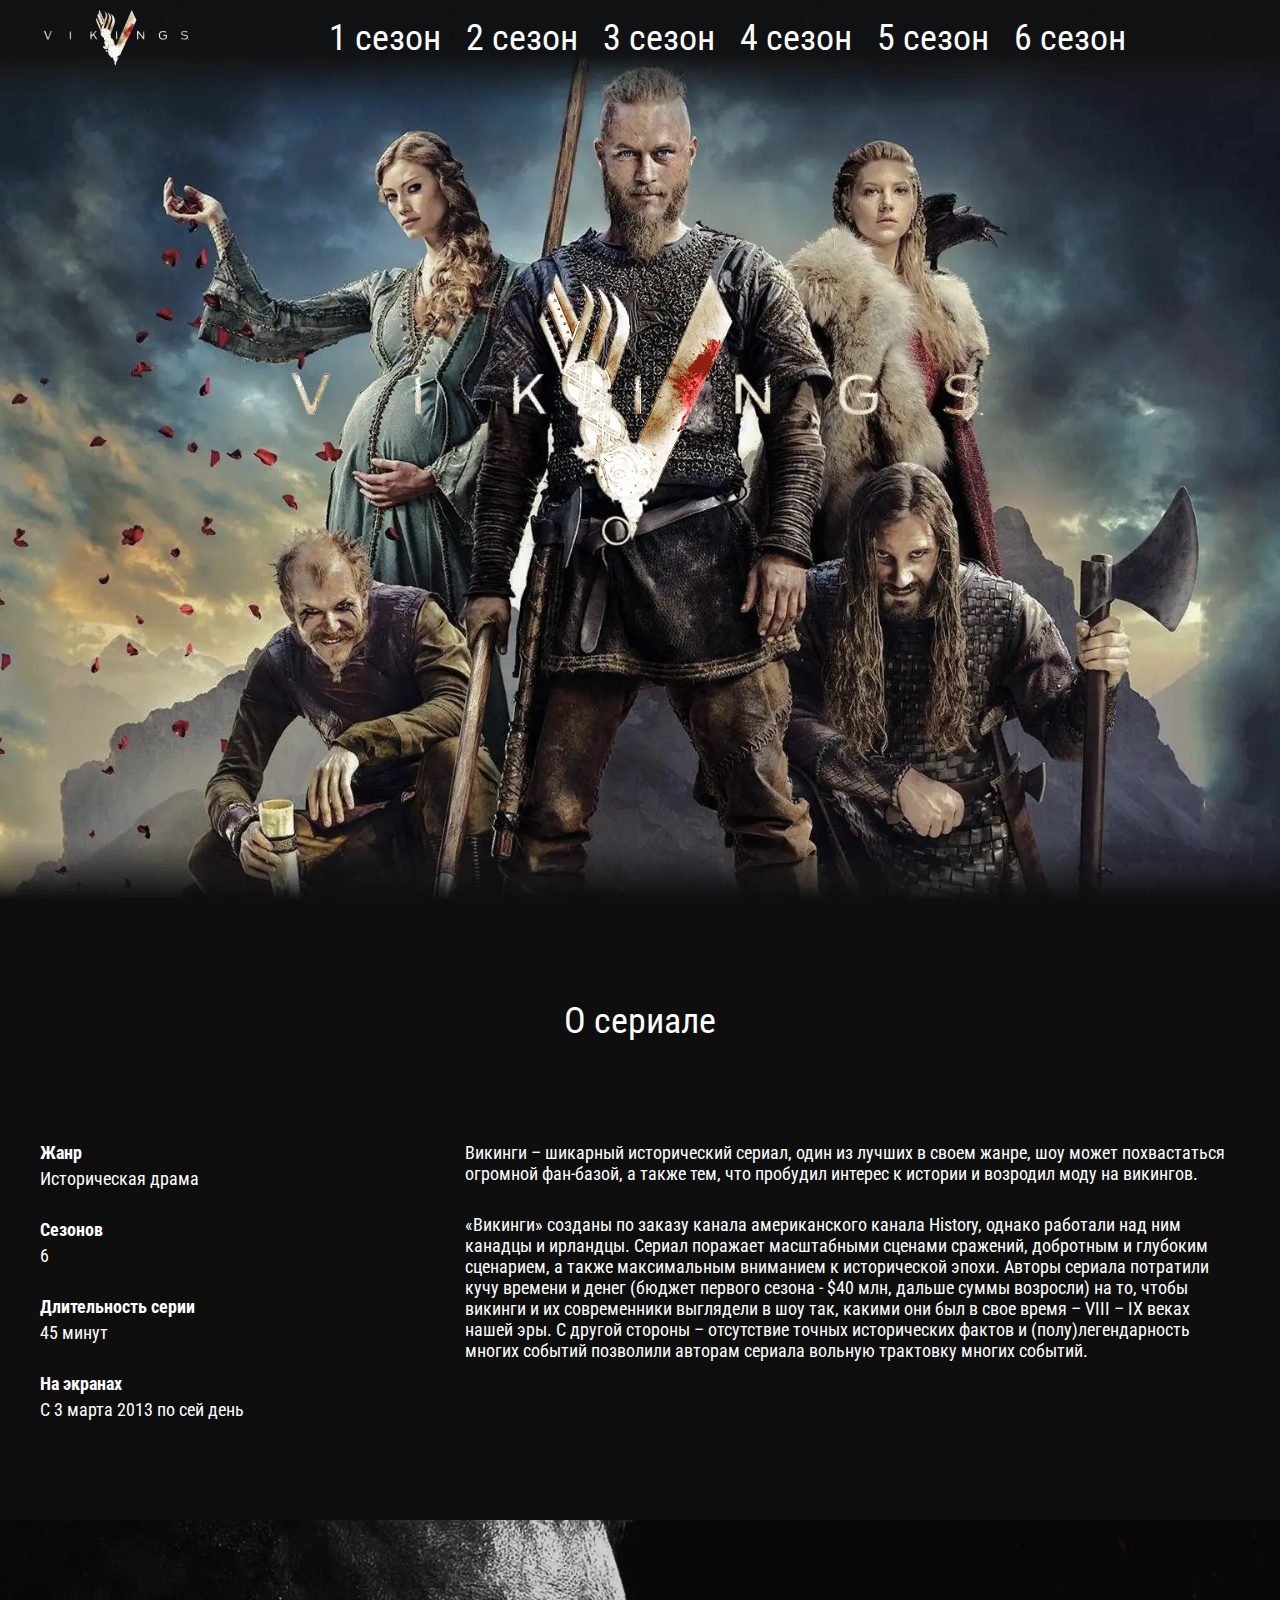
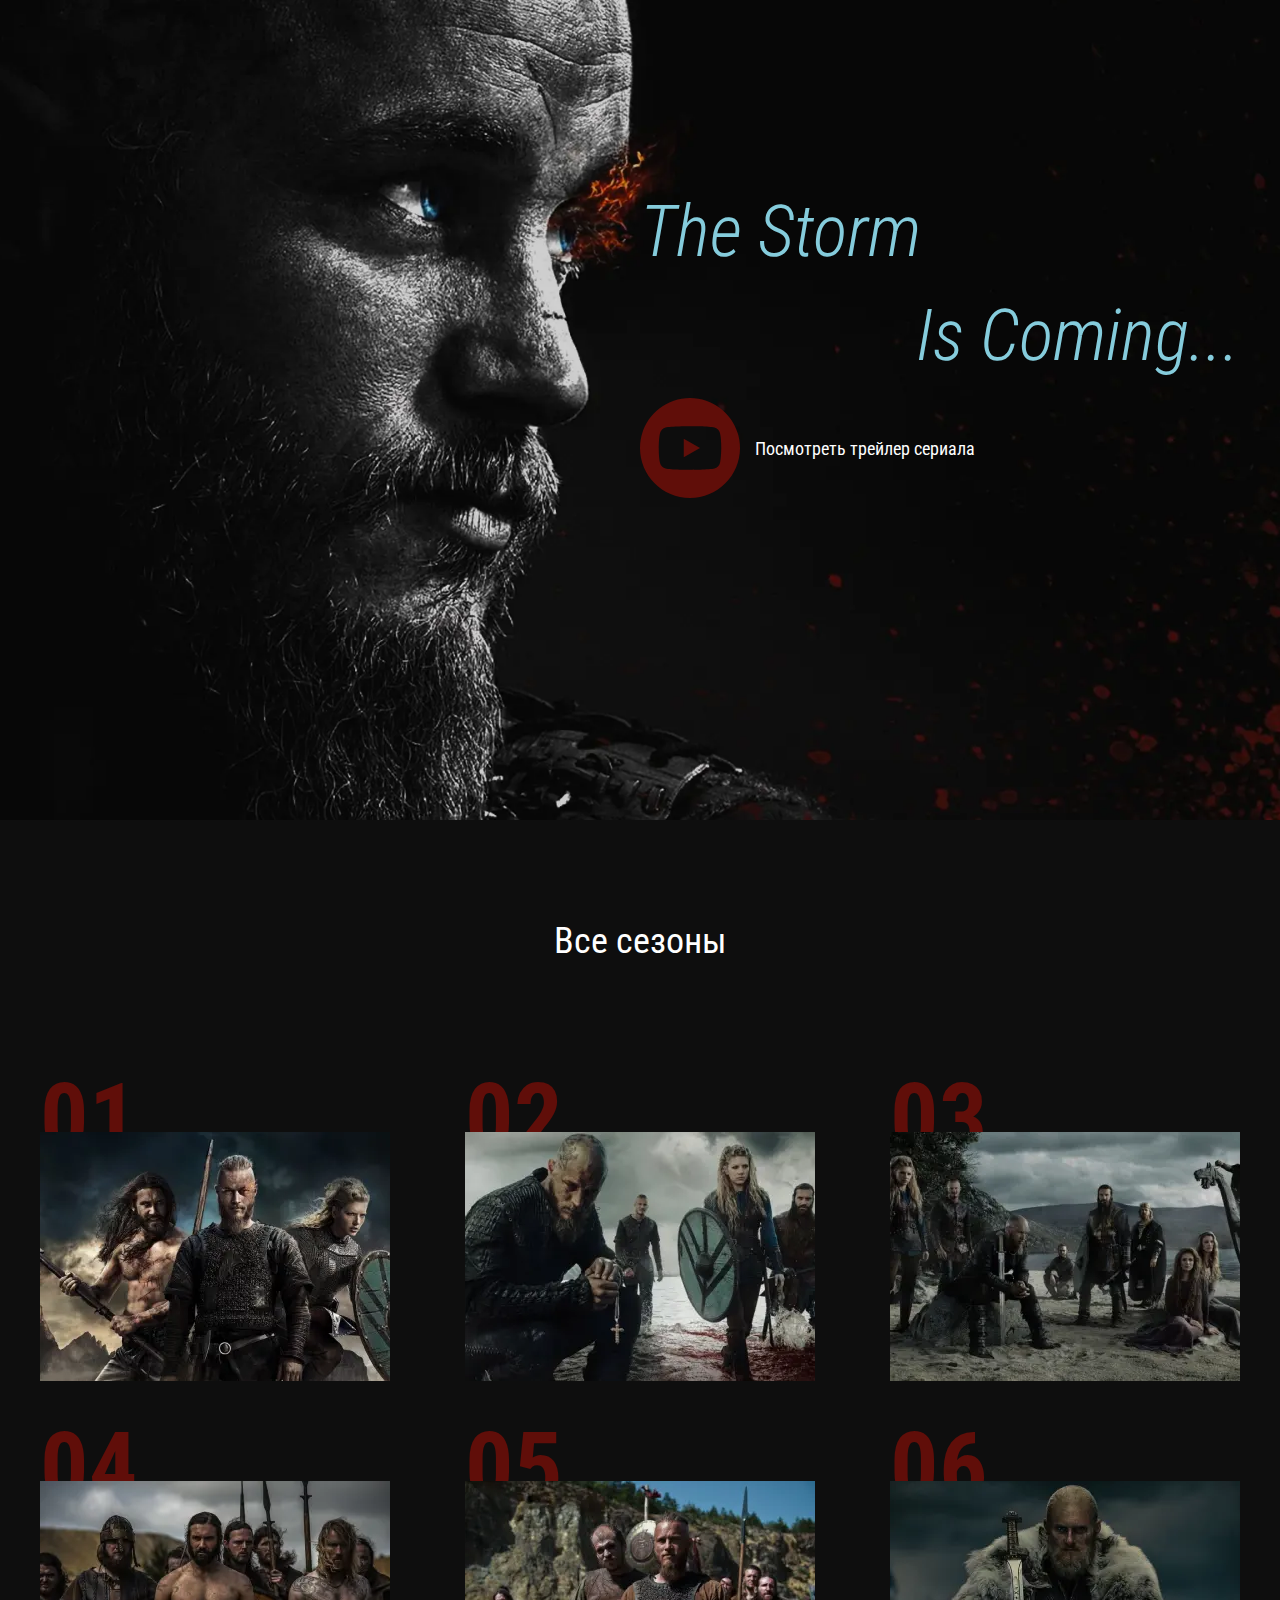
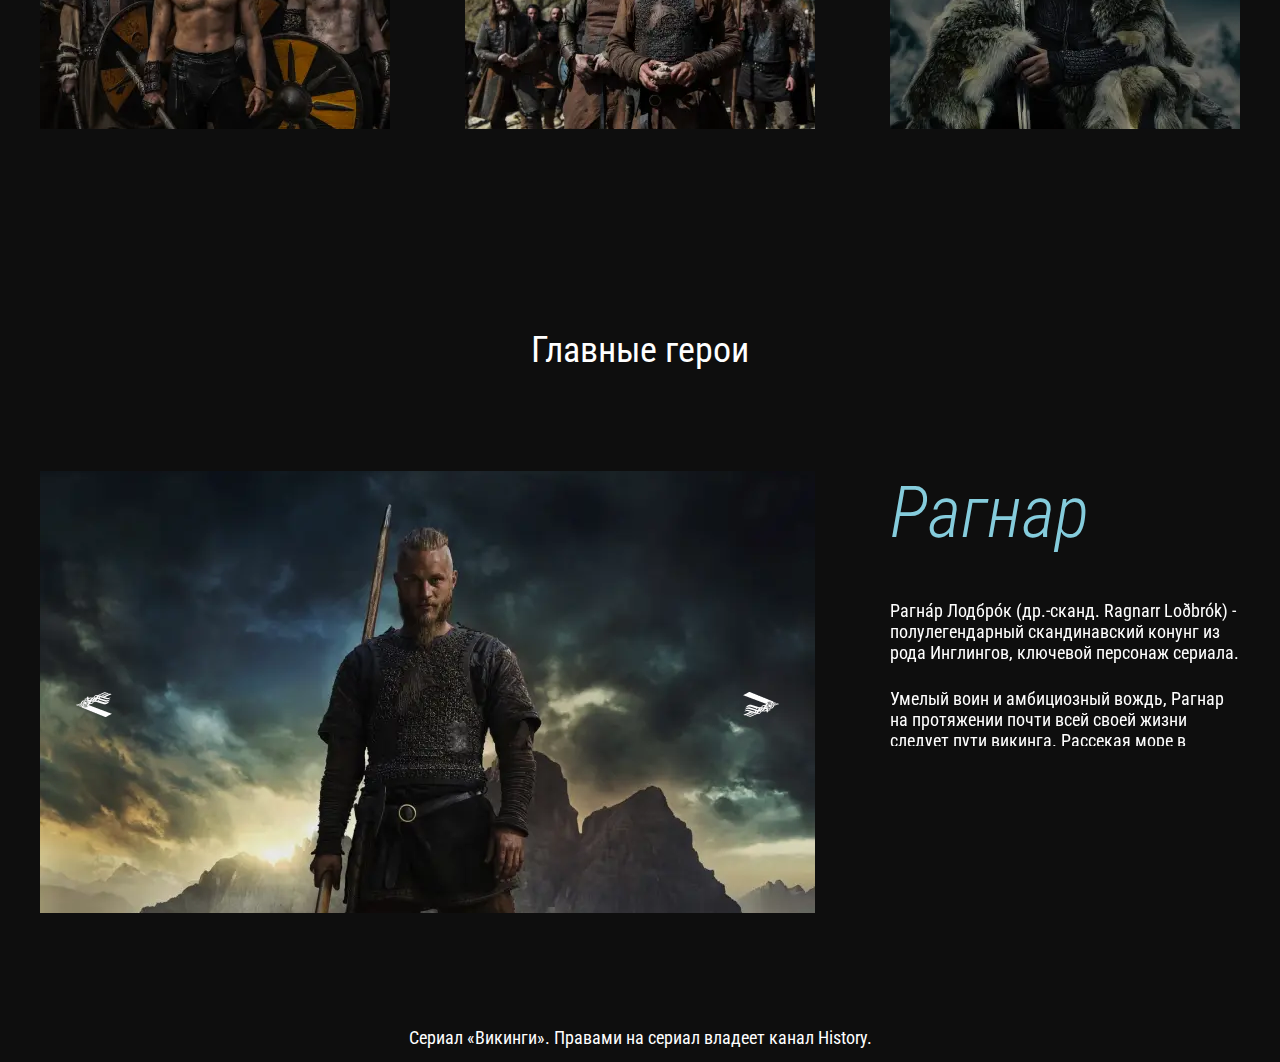
<file: index.html>
<!DOCTYPE html>
<html lang="ru">

<head>
	<title>Викинги</title>
	<meta charset="UTF-8">
	<meta name="format-detection" content="telephone=no">
	<!-- <style>body{opacity: 0;}</style> -->
	<link rel="stylesheet" href="css/style.min.css?_v=20220603201153">
	<link rel="shortcut icon" href="favicon.ico">
	<!-- <meta name="robots" content="noindex, nofollow"> -->
	<meta name="viewport" content="width=device-width, initial-scale=1.0">
</head>

<body>
	<div class="wrapper">
		<header class="header">
			<div class="header__container">
				<div class="header__body">
					<a href="/index.html" class="header__logo"><picture><source data-srcset="img/logo.webp" type="image/webp"><img data-src="img/logo.png" alt="logo"></picture></a>
					<div class="header__menu menu">
						<button class="menu__icon icon-menu" type="button"><span></span></button>
						<nav class="menu__body">
							<ul class="menu__list">
								<li class="menu__item"><a class="menu__link" href="/season01.html">1 cезон</a></li>
								<li class="menu__item"><a class="menu__link" href="/season02.html">2 cезон</a></li>
								<li class="menu__item"><a class="menu__link" href="/season03.html">3 cезон</a></li>
								<li class="menu__item"><a class="menu__link" href="/season04.html">4 cезон</a></li>
								<li class="menu__item"><a class="menu__link" href="/season05.html">5 cезон</a></li>
								<li class="menu__item"><a class="menu__link" href="/season06.html">6 cезон</a></li>
							</ul>
						</nav>
					</div>
				</div>
			</div>
		</header>
		<main class="page">
			<section class="intro">
				<div class="intro__container">
					<div class="intro__body">
						<h1 class="intro__title title">О сериале</h1>
						<div class="intro__inner">
							<div class="intro__info">
								<div class="intro__item">
									<h3 class="intro__item-title">Жанр</h3>
									<p class="intro__item-text">Историческая драма</p>
								</div>
								<div class="intro__item">
									<h3 class="intro__item-title">Сезонов</h3>
									<p class="intro__item-text">6</p>
								</div>
								<div class="intro__item">
									<h3 class="intro__item-title">Длительность серии</h3>
									<p class="intro__item-text">45 минут</p>
								</div>
								<div class="intro__item">
									<h3 class="intro__item-title">На экранах</h3>
									<p class="intro__item-text">С 3 марта 2013 по сей день</p>
								</div>
							</div>
							<div class="intro__descr">
								<p class="intro__descr-text">Викинги – шикарный исторический сериал, один из лучших в своем жанре, шоу может похвастаться огромной фан-базой, а также
									тем, что пробудил интерес к истории и возродил моду на викингов.</p>
								<p class="intro__descr-text">«Викинги» созданы по заказу канала американского канала History, однако работали над ним канадцы и ирландцы. Сериал
									поражает масштабными сценами сражений, добротным и глубоким сценарием, а также максимальным вниманием к исторической
									эпохи. Авторы сериала потратили кучу времени и денег (бюджет первого сезона - $40 млн, дальше суммы возросли) на то,
									чтобы викинги и их современники выглядели в шоу так, какими они был в свое время – VIII – IX веках нашей эры. С другой
									стороны – отсутствие точных исторических фактов и (полу)легендарность многих событий позволили авторам сериала вольную
									трактовку многих событий.</p>
							</div>
						</div>
					</div>
				</div>
			</section>
			<section class="trailer">
				<div class="trailer__container">
					<div class="trailer__body">
						<div class="trailer__inner">
							<h2 class="trailer__title title-blue">The Storm</h2>
							<h2 class="trailer__title2 title-blue">Is Coming...</h2>
						</div>
						<div class="trailer__play">
							<button class="trailer__btn" type="button" data-popup="#popup"><img class="trailer__image" data-src="img/icons/youtube-2.svg" alt="image"></button>
							<p class="trailer__text">Посмотреть трейлер сериала</p>
						</div>
					</div>
				</div>
			</section>
			<section class="all">
				<div class="all__container">
					<div class="all__body">
						<h2 class="all__title title">Все сезоны</h2>
						<div class="all__content">
							<div class="all__item">
								<span class="all__num">01</span>
								<a class="all__image all__image-ibg" href="/season01.html">
									<picture><source data-srcset="img/all/01.webp" type="image/webp"><img data-src="img/all/01.jpg" alt="image"></picture>
									<span class="all__text title">Cмотреть</span>
								</a>
							</div>
							<div class="all__item">
								<span class="all__num">02</span>
								<a class="all__image all__image-ibg" href="/season02.html">
									<picture><source data-srcset="img/all/02.webp" type="image/webp"><img data-src="img/all/02.jpg" alt="image"></picture>
									<span class="all__text title">Cмотреть</span>
								</a>
							</div>
							<div class="all__item">
								<span class="all__num">03</span>
								<a class="all__image all__image-ibg" href="/season03.html">
									<picture><source data-srcset="img/all/03.webp" type="image/webp"><img data-src="img/all/03.jpg" alt="image"></picture>
									<span class="all__text title">Cмотреть</span>
								</a>
							</div>
							<div class="all__item">
								<span class="all__num">04</span>
								<a class="all__image all__image-ibg" href="/season04.html">
									<picture><source data-srcset="img/all/04.webp" type="image/webp"><img data-src="img/all/04.jpg" alt="image"></picture>
									<span class="all__text title">Cмотреть</span>
								</a>
							</div>
							<div class="all__item">
								<span class="all__num">05</span>
								<a class="all__image all__image-ibg" href="/season05.html">
									<picture><source data-srcset="img/all/05.webp" type="image/webp"><img data-src="img/all/05.jpg" alt="image"></picture>
									<span class="all__text title">Cмотреть</span>
								</a>
							</div>
							<div class="all__item">
								<span class="all__num">06</span>
								<a class="all__image all__image-ibg" href="/season06.html">
									<picture><source data-srcset="img/all/06.webp" type="image/webp"><img data-src="img/all/06.jpg" alt="image"></picture>
									<span class="all__text title">Cмотреть</span>
								</a>
							</div>
						</div>
					</div>
				</div>
			</section>
			<section class="actors">
				<div class="actors__container">
					<div class="actors__body">
						<h3 class="actors__title title">Главные герои</h3>
						<div class="actors__slider swiper">
							<div class="actors__wrapper swiper-wrapper">
								<div class="actors__slide swiper-slide">
									<div class="actors__slide-image">
										<div class="actors__image actors__image-ibg"><picture><source data-srcset="img/actors/a01.webp" type="image/webp"><img data-src="img/actors/a01.jpg" alt="image"></picture></div>
									</div>
									<div class="actors__slide-info">
										<h2 class="actors__slide-title title-blue">Рагнар</h2>
										<p class="actors__slide-text">Рагна́р Лодбро́к (др.-сканд. Ragnarr Loðbrók) - полулегендарный скандинавский конунг из рода Инглингов, ключевой
											персонаж сериала.</p>
										<p class="actors__slide-text">Умелый воин и амбициозный вождь, Рагнар на протяжении почти всей своей жизни следует пути викинга. Рассекая море в
											поисках боевой славы и наживы, он стремится обрести новые знания, открыть неизвестные земли и изменить нелегкую судьбу
											своего народа, живущего в суровых условиях Скандинавского полуострова</p>
									</div>
								</div>
								<div class="actors__slide swiper-slide">
									<div class="actors__slide-image">
										<div class="actors__image actors__image-ibg"><picture><source data-srcset="img/actors/a02.webp" type="image/webp"><img data-src="img/actors/a02.jpg" alt="image"></picture></div>
									</div>
									<div class="actors__slide-info">
										<h2 class="actors__slide-title title-blue">Лаге́рта</h2>
										<p class="actors__slide-text">Лаге́рта (или Хладге́рда, др.-сканд. Hlaðgerðr, лат. Ladgerda, Ladgertha или Lagertha; в сериале также носит псевдоним
											Ингстад) - известная скандинавская воительница, упомянутая в хрониках Саксона Грамматика, первая жена датского морского
											конунга Рагнара Лодброка. В сериале Лагерта активно участвует в походах викингов, колонизации ими новых земель и
											междоусобных распрях скандинавских вождей.</p>
										<p class="actors__slide-text">Эта отважная и независимая женщина способна проявлять железную решимость, когда дело касается ее личного достоинства,
											семьи или власти. Лагерта также известна своим милосердием и благородством.</p>
									</div>
								</div>
								<div class="actors__slide swiper-slide">
									<div class="actors__slide-image">
										<div class="actors__image actors__image-ibg"><picture><source data-srcset="img/actors/a03.webp" type="image/webp"><img data-src="img/actors/a03.jpg" alt="image"></picture></div>
									</div>
									<div class="actors__slide-info">
										<h2 class="actors__slide-title title-blue">Флóки</h2>
										<p class="actors__slide-text">Флóки (др.-сканд. Flóki) - скандинавский кораблестроитель, активно участвующий в грабительских набегах викингов на
											страны Европы. Близкий друг и соратник Рагнара Лодброка. Эксцентричный и чудаковатый, он живет в уединенном доме в лесу,
											работая в своей мастерской на берегу моря.</p>
										<p class="actors__slide-text">Возлюбленный и муж Хельги. В их браке рождается дочь Ангрбода, но она умирает от лихорадки еще маленькой. Спустя много
											лет по настоянию Хельги Флоки вынужден удочерить мавританскую девочку Танарус, отношения с которой завершаются семейной
											трагедией.</p>
									</div>
								</div>
								<div class="actors__slide swiper-slide">
									<div class="actors__slide-image">
										<div class="actors__image actors__image-ibg"><picture><source data-srcset="img/actors/a04.webp" type="image/webp"><img data-src="img/actors/a04.jpg" alt="image"></picture></div>
									</div>
									<div class="actors__slide-info">
										<h2 class="actors__slide-title title-blue">Бьёрн</h2>
										<p class="actors__slide-text">Бьёрн Железнобо́кий (др.-сканд. Björn Járnsíða, швед. Björn Järnsida) - полулегендарный скандинавский конунг, основатель
											шведской королевской династии Мунсё. В сериале - сын Рагнара Лодброка и Лагерты, брат Гиды, единокровный брат Уббе,
											Хвитсерка, Сигурда и Ивара.</p>
										<p class="actors__slide-text">Сильный и решительный человек, Бьёрн намерен стать великим воином, лидером и первооткрывателем. Он полностью разделяет
											жажду своего отца к приключениям и поддерживает его, регулярно участвуя в грабительских набегах викингов. Набравшись
											опыта в сражениях и мореплавании, возглавляет собственные походы. Необыкновенная стойкость и выносливость в бою
											побуждают отца дать Бьёрну прозвище «Железнобокий», под которым он и входит в историю. Будучи самым старшим из сыновей
											конунга Рагнара, Бьёрн по праву претендует на трон Каттегата.</p>
									</div>
								</div>
								<div class="actors__slide swiper-slide">
									<div class="actors__slide-image">
										<div class="actors__image actors__image-ibg"><picture><source data-srcset="img/actors/a05.webp" type="image/webp"><img data-src="img/actors/a05.jpg" alt="image"></picture></div>
									</div>
									<div class="actors__slide-info">
										<h2 class="actors__slide-title title-blue">Ро́лло</h2>
										<p class="actors__slide-text">Ро́лло (или Хрольф, др.-сканд. Hrólfr, лат. Rollo, исторический прототип также известен под именами Ролло́н, Рольф и
											Роберт I) - известный вождь викингов, первый герцог Нормандский, основатель Нормандской династии. В сериале - старший
											брат Рагнара Лодброка. Знаменитый своей силой, бесстрашием и диким, импульсивным нравом, он активно участвует в
											разорительных набегах викингов на страны Европы.</p>
										<p class="actors__slide-text">Безуспешные попытки возвыситься на фоне влиятельного и удачливого брата приводят Ролло к ожесточенной внутренней борьбе,
											которая делает его несчастным и вынуждает искать пути выхода из кризиса. В конечном счете Ролло отворачивается от своего
											народа, принимает христианство и переходит на сторону Западно-Франкского государства, заняв высокое положение при дворе
											императора Карла.</p>
									</div>
								</div>
							</div>
							<button type="button" class="swiper-button-prev"><picture><source srcset="img/icons/arrow-left.webp" type="image/webp"><img src="img/icons/arrow-left.png" alt="arrow-left"></picture></button>
							<button type="button" class="swiper-button-next"><picture><source srcset="img/icons/arrow-right.webp" type="image/webp"><img src="img/icons/arrow-right.png" alt="arrow-right"></picture></button>
						</div>
					</div>
				</div>
			</section>
		</main>
		<footer class="footer">
			<div class="footer__container">
				<p class="footer__text">Сериал «Викинги». Правами на сериал владеет канал History.</p>
			</div>
		</footer>
	</div>
	<div id="popup" aria-hidden="true" class="popup" data-youtube="Yw3UCTjOcVw">
		<div class="popup__wrapper">
			<div class="popup__content">
				<div class="popup__btn">
					<button data-close type="button" class="popup__close"><span></span></button>
				</div>
				<div class="popup__text" data-youtube-place>
					<iframe src="https://www.youtube.com/embed/Yw3UCTjOcVw" frameborder="0" allow="accelerometer; autoplay; clipboard-write; encrypted-media; gyroscope; picture-in-picture" allowfullscreen></iframe>
				</div>
			</div>
		</div>
	</div>
	<script src="js/app.min.js?_v=20220603201153"></script>
</body>

</html>
</file>
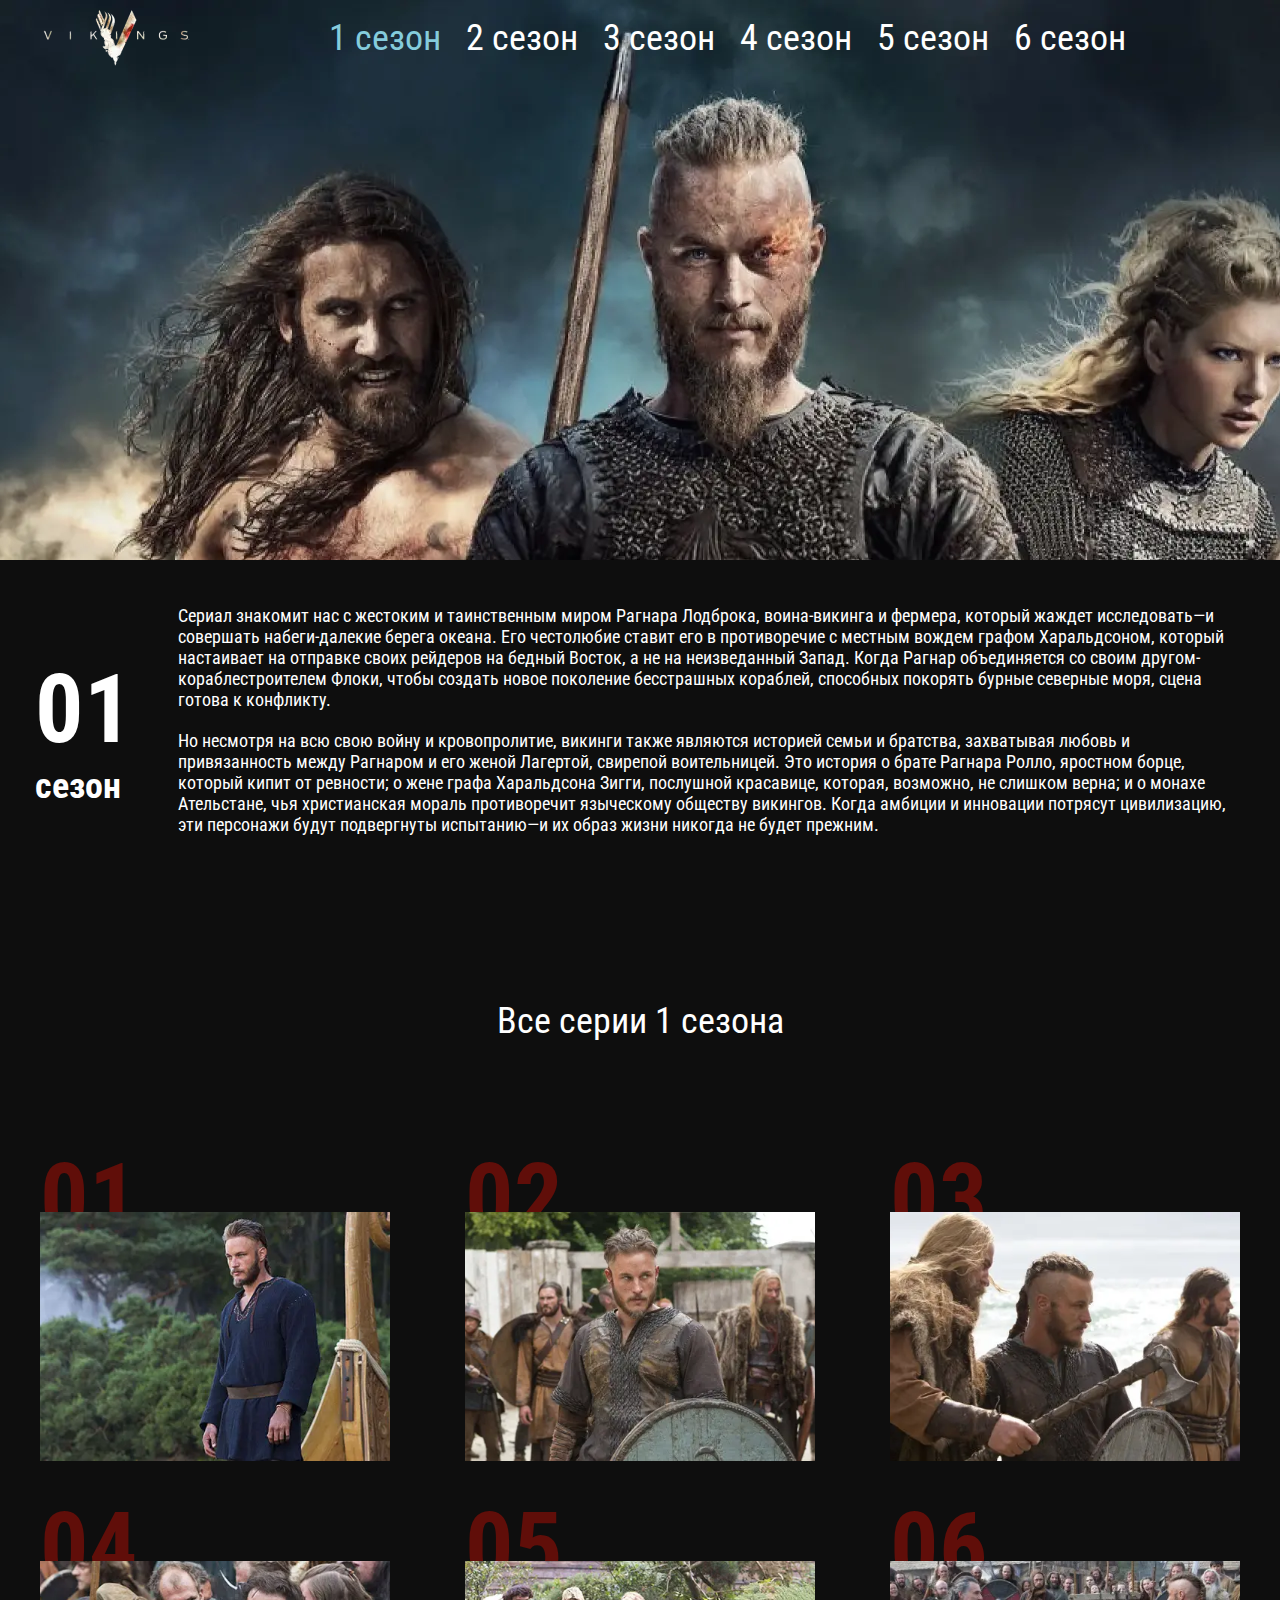
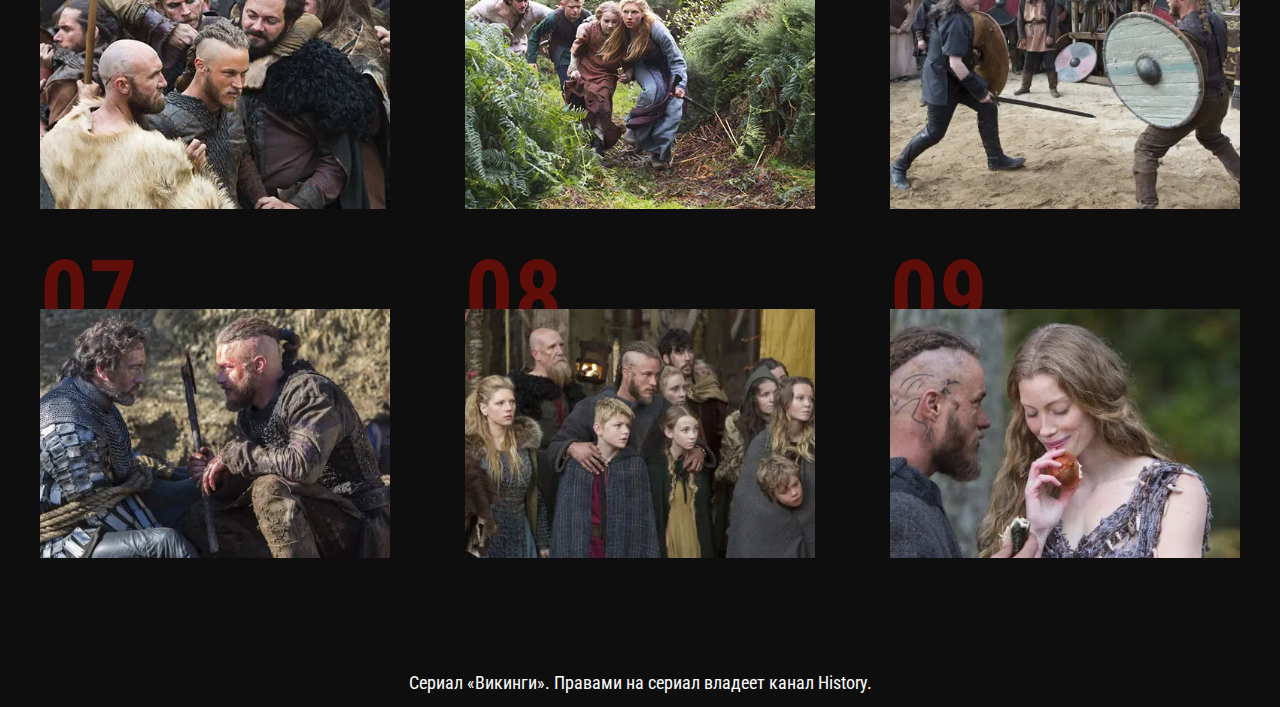
<file: season01.html>
<!DOCTYPE html>
<html lang="ru">

<head>
	<title>Викинги 1-й сезон</title>
	<meta charset="UTF-8">
	<meta name="format-detection" content="telephone=no">
	<!-- <style>body{opacity: 0;}</style> -->
	<link rel="stylesheet" href="css/style.min.css?_v=20220603201153">
	<link rel="shortcut icon" href="favicon.ico">
	<!-- <meta name="robots" content="noindex, nofollow"> -->
	<meta name="viewport" content="width=device-width, initial-scale=1.0">
</head>

<body>
	<div class="wrapper">
		<header class="header header01">
			<div class="header__container">
				<div class="header__body">
					<a href="/index.html" class="header__logo"><picture><source data-srcset="img/logo.webp" type="image/webp"><img data-src="img/logo.png" alt="logo"></picture></a>
					<div class="header__menu menu">
						<button class="menu__icon icon-menu" type="button"><span></span></button>
						<nav class="menu__body">
							<ul class="menu__list">
								<li class="menu__item"><a class="menu__link menu__link_active" href="/season01.html">1 cезон</a></li>
								<li class="menu__item"><a class="menu__link" href="/season02.html">2 cезон</a></li>
								<li class="menu__item"><a class="menu__link" href="/season03.html">3 cезон</a></li>
								<li class="menu__item"><a class="menu__link" href="/season04.html">4 cезон</a></li>
								<li class="menu__item"><a class="menu__link" href="/season05.html">5 cезон</a></li>
								<li class="menu__item"><a class="menu__link" href="/season06.html">6 cезон</a></li>
							</ul>
						</nav>
					</div>
				</div>
				<div class="header01__see">1 cезон</div>
				<div class="header01__info" data-da=".all01__body, 992, 0">
					<div class="header01__info-num">01<span class="header01__info-season">cезон</span></div>
					<div class="header01__info-descr">
						<p class="header01__info-text">Сериал знакомит нас с жестоким и таинственным миром Рагнара Лодброка, воина-викинга
							и фермера, который жаждет
							исследовать—и совершать набеги-далекие берега океана. Его честолюбие ставит его в противоречие с местным вождем
							графом
							Харальдсоном, который настаивает на отправке своих рейдеров на бедный Восток, а не на неизведанный Запад. Когда
							Рагнар
							объединяется со своим другом-кораблестроителем Флоки, чтобы создать новое поколение бесстрашных кораблей,
							способных
							покорять бурные северные моря, сцена готова к конфликту.</p>
						<p class="header01__info-text">Но несмотря на всю свою войну и кровопролитие, викинги также являются историей
							семьи и братства, захватывая любовь и
							привязанность между Рагнаром и его женой Лагертой, свирепой воительницей. Это история о брате Рагнара Ролло,
							яростном
							борце, который кипит от ревности; о жене графа Харальдсона Зигги, послушной красавице, которая, возможно, не
							слишком
							верна; и о монахе Ательстане, чья христианская мораль противоречит языческому обществу викингов. Когда амбиции
							и
							инновации потрясут цивилизацию, эти персонажи будут подвергнуты испытанию—и их образ жизни никогда не будет
							прежним.</p>
					</div>
				</div>
			</div>
		</header>
		<main class="page">
			<section class="all all01">
				<div class="all__container">
					<div class="all__body all01__body">
						<h2 class="all__title all01__title title">Все серии 1 сезона</h2>
						<div class="all__content">
							<div class="all__item">
								<span class="all__num">01</span>
								<a class="all__image all__image-ibg" href="#">
									<picture><source data-srcset="img/season01/01.webp" type="image/webp"><img data-src="img/season01/01.jpg" alt="image"></picture>
									<span class="all__text title">Cмотреть</span>
								</a>
							</div>
							<div class="all__item">
								<span class="all__num">02</span>
								<a class="all__image all__image-ibg" href="#">
									<picture><source data-srcset="img/season01/02.webp" type="image/webp"><img data-src="img/season01/02.jpg" alt="image"></picture>
									<span class="all__text title">Cмотреть</span>
								</a>
							</div>
							<div class="all__item">
								<span class="all__num">03</span>
								<a class="all__image all__image-ibg" href="#">
									<picture><source data-srcset="img/season01/03.webp" type="image/webp"><img data-src="img/season01/03.jpg" alt="image"></picture>
									<span class="all__text title">Cмотреть</span>
								</a>
							</div>
							<div class="all__item">
								<span class="all__num">04</span>
								<a class="all__image all__image-ibg" href="#">
									<picture><source data-srcset="img/season01/04.webp" type="image/webp"><img data-src="img/season01/04.jpg" alt="image"></picture>
									<span class="all__text title">Cмотреть</span>
								</a>
							</div>
							<div class="all__item">
								<span class="all__num">05</span>
								<a class="all__image all__image-ibg" href="#">
									<picture><source data-srcset="img/season01/05.webp" type="image/webp"><img data-src="img/season01/05.jpg" alt="image"></picture>
									<span class="all__text title">Cмотреть</span>
								</a>
							</div>
							<div class="all__item">
								<span class="all__num">06</span>
								<a class="all__image all__image-ibg" href="#">
									<picture><source data-srcset="img/season01/06.webp" type="image/webp"><img data-src="img/season01/06.jpg" alt="image"></picture>
									<span class="all__text title">Cмотреть</span>
								</a>
							</div>
							<div class="all__item">
								<span class="all__num">07</span>
								<a class="all__image all__image-ibg" href="#">
									<picture><source data-srcset="img/season01/07.webp" type="image/webp"><img data-src="img/season01/07.jpg" alt="image"></picture>
									<span class="all__text title">Cмотреть</span>
								</a>
							</div>
							<div class="all__item">
								<span class="all__num">08</span>
								<a class="all__image all__image-ibg" href="#">
									<picture><source data-srcset="img/season01/08.webp" type="image/webp"><img data-src="img/season01/08.jpg" alt="image"></picture>
									<span class="all__text title">Cмотреть</span>
								</a>
							</div>
							<div class="all__item">
								<span class="all__num">09</span>
								<a class="all__image all__image-ibg" href="#">
									<picture><source data-srcset="img/season01/09.webp" type="image/webp"><img data-src="img/season01/09.jpg" alt="image"></picture>
									<span class="all__text title">Cмотреть</span>
								</a>
							</div>
						</div>
					</div>
				</div>
			</section>
		</main>
		<footer class="footer">
			<div class="footer__container">
				<p class="footer__text">Сериал «Викинги». Правами на сериал владеет канал History.</p>
			</div>
		</footer>
	</div>
	<div id="popup" aria-hidden="true" class="popup" data-youtube="Yw3UCTjOcVw">
		<div class="popup__wrapper">
			<div class="popup__content">
				<div class="popup__btn">
					<button data-close type="button" class="popup__close"><span></span></button>
				</div>
				<div class="popup__text" data-youtube-place>
					<iframe src="https://www.youtube.com/embed/Yw3UCTjOcVw" frameborder="0" allow="accelerometer; autoplay; clipboard-write; encrypted-media; gyroscope; picture-in-picture" allowfullscreen></iframe>
				</div>
			</div>
		</div>
	</div>
	<script src="js/app.min.js?_v=20220603201153"></script>
</body>

</html>
</file>
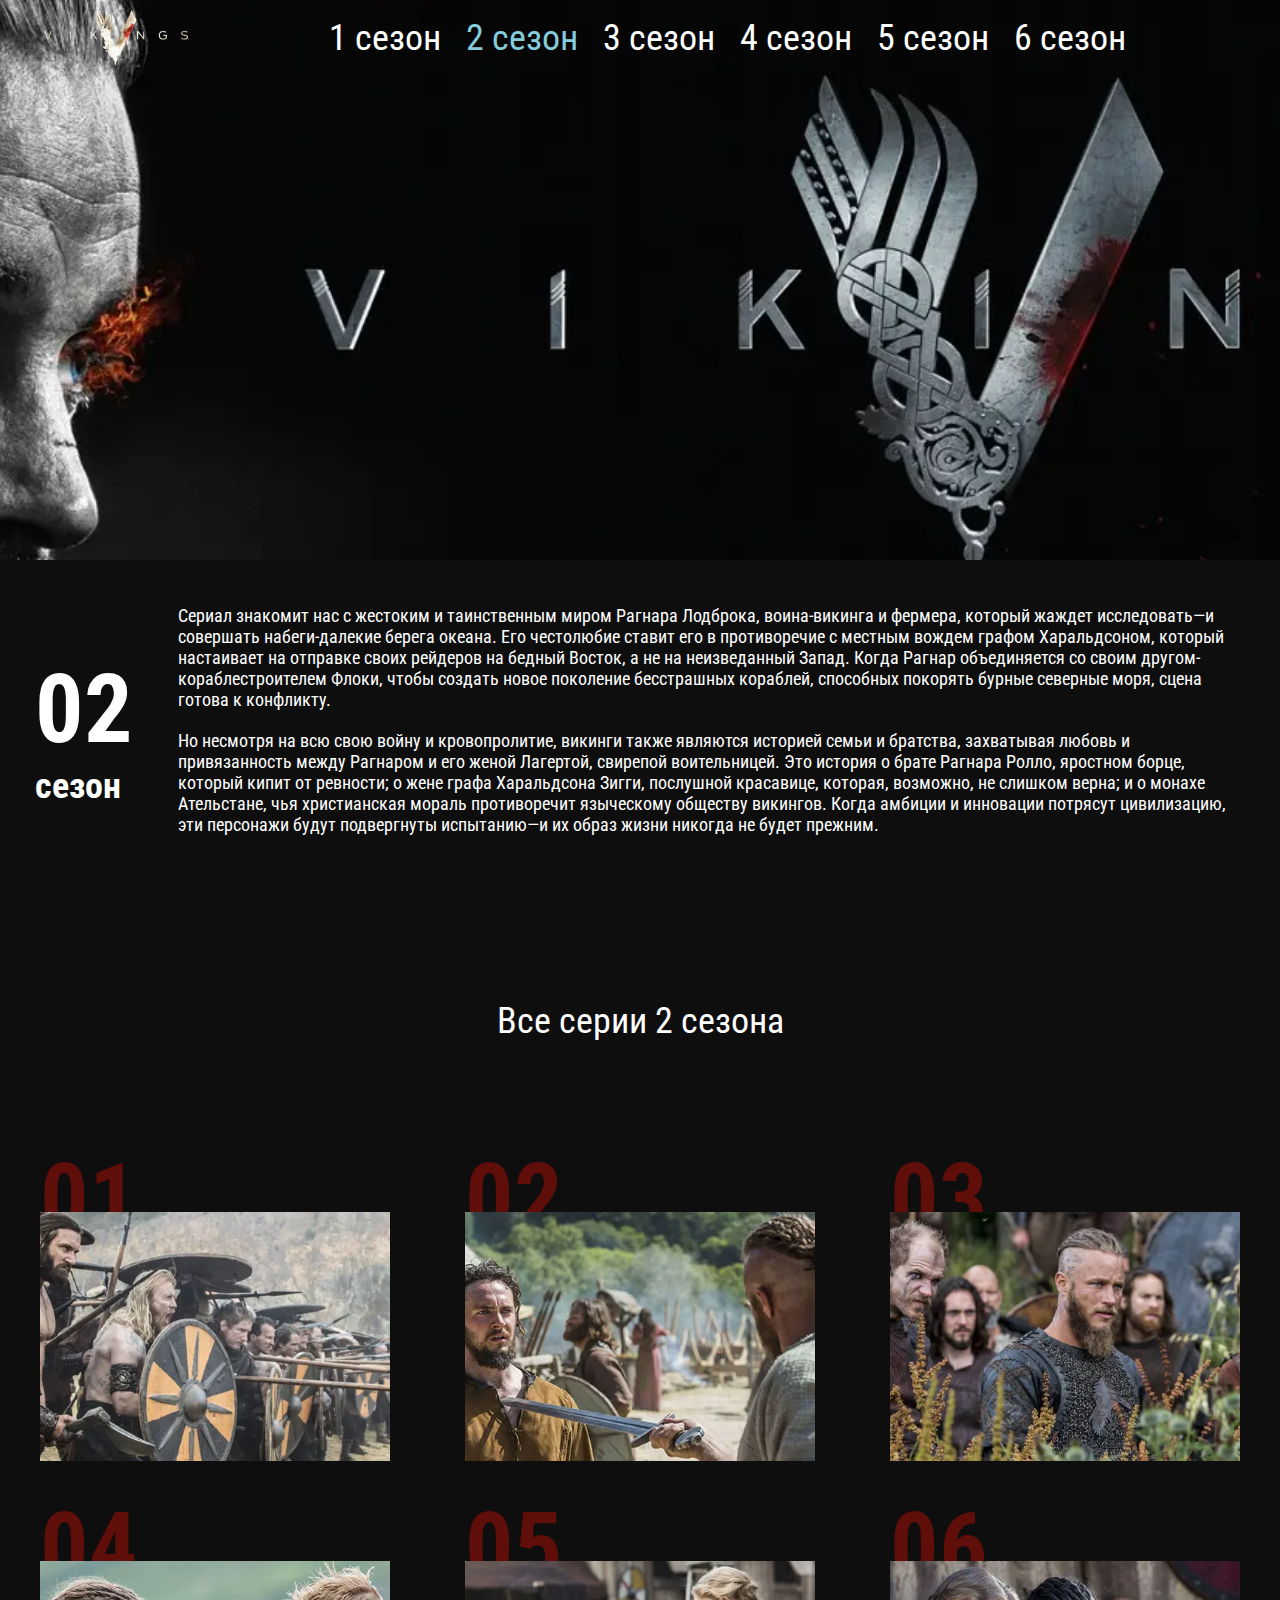
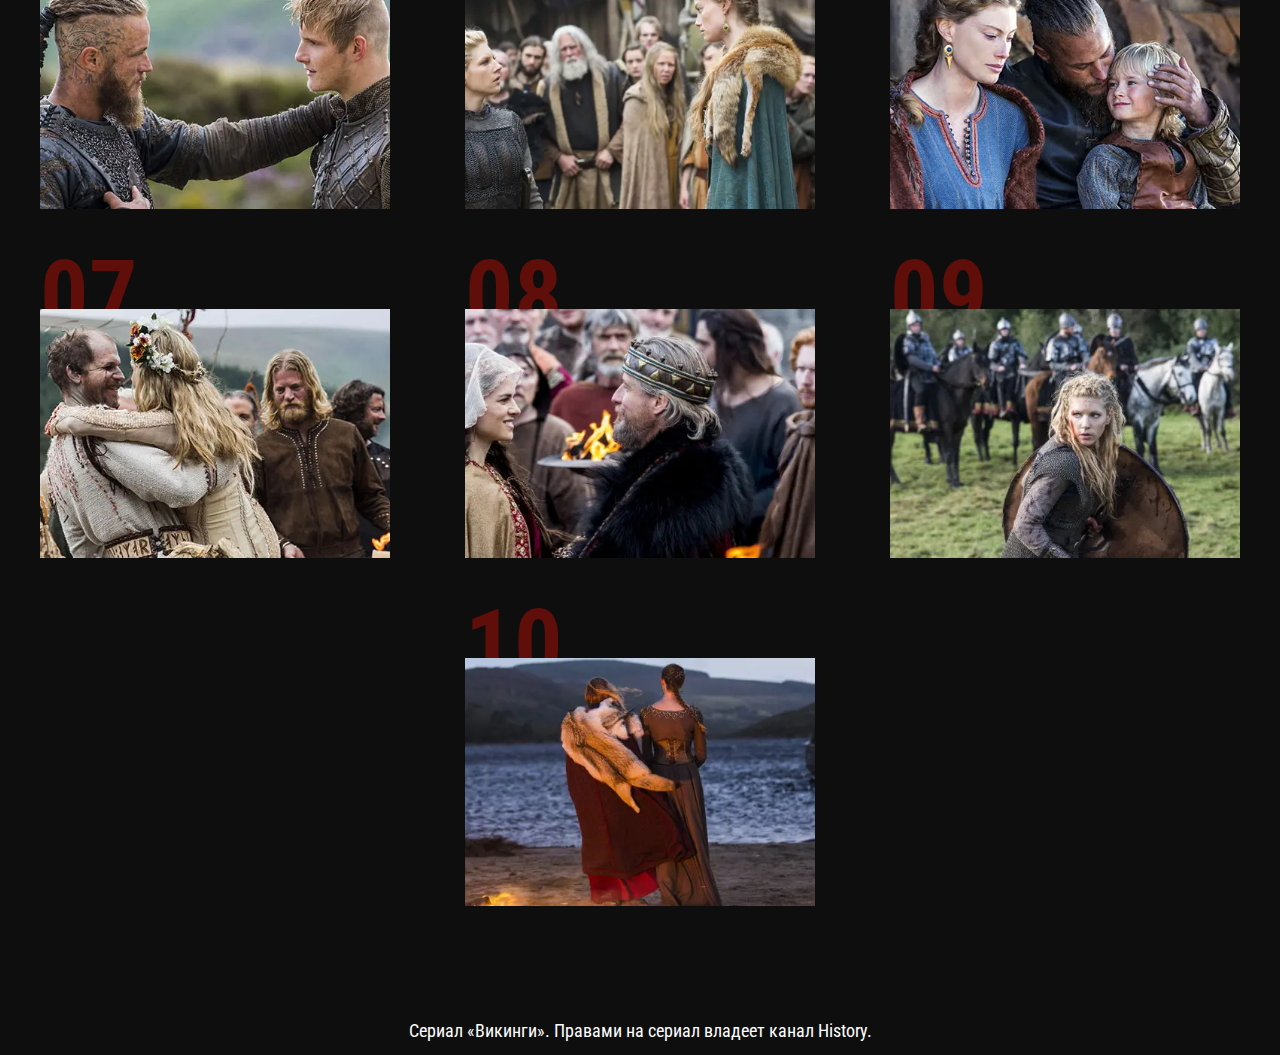
<file: season02.html>
<!DOCTYPE html>
<html lang="ru">

<head>
	<title>Викинги 2-й сезон</title>
	<meta charset="UTF-8">
	<meta name="format-detection" content="telephone=no">
	<!-- <style>body{opacity: 0;}</style> -->
	<link rel="stylesheet" href="css/style.min.css?_v=20220603201153">
	<link rel="shortcut icon" href="favicon.ico">
	<!-- <meta name="robots" content="noindex, nofollow"> -->
	<meta name="viewport" content="width=device-width, initial-scale=1.0">
</head>

<body>
	<div class="wrapper">
		<header class="header header02">
			<div class="header__container">
				<div class="header__body">
					<a href="/index.html" class="header__logo"><picture><source data-srcset="img/logo.webp" type="image/webp"><img data-src="img/logo.png" alt="logo"></picture></a>
					<div class="header__menu menu">
						<button class="menu__icon icon-menu" type="button"><span></span></button>
						<nav class="menu__body">
							<ul class="menu__list">
								<li class="menu__item"><a class="menu__link" href="/season01.html">1 cезон</a></li>
								<li class="menu__item"><a class="menu__link menu__link_active" href="/season02.html">2 cезон</a></li>
								<li class="menu__item"><a class="menu__link" href="/season03.html">3 cезон</a></li>
								<li class="menu__item"><a class="menu__link" href="/season04.html">4 cезон</a></li>
								<li class="menu__item"><a class="menu__link" href="/season05.html">5 cезон</a></li>
								<li class="menu__item"><a class="menu__link" href="/season06.html">6 cезон</a></li>
							</ul>
						</nav>
					</div>
				</div>
				<div class="header01__see">2 cезон</div>
				<div class="header01__info" data-da=".all01__body, 992, 0">
					<div class="header01__info-num">02<span class="header01__info-season">cезон</span></div>
					<div class="header01__info-descr">
						<p class="header01__info-text">Сериал знакомит нас с жестоким и таинственным миром Рагнара Лодброка, воина-викинга
							и фермера, который жаждет
							исследовать—и совершать набеги-далекие берега океана. Его честолюбие ставит его в противоречие с местным вождем
							графом
							Харальдсоном, который настаивает на отправке своих рейдеров на бедный Восток, а не на неизведанный Запад. Когда
							Рагнар
							объединяется со своим другом-кораблестроителем Флоки, чтобы создать новое поколение бесстрашных кораблей,
							способных
							покорять бурные северные моря, сцена готова к конфликту.</p>
						<p class="header01__info-text">Но несмотря на всю свою войну и кровопролитие, викинги также являются историей
							семьи и братства, захватывая любовь и
							привязанность между Рагнаром и его женой Лагертой, свирепой воительницей. Это история о брате Рагнара Ролло,
							яростном
							борце, который кипит от ревности; о жене графа Харальдсона Зигги, послушной красавице, которая, возможно, не
							слишком
							верна; и о монахе Ательстане, чья христианская мораль противоречит языческому обществу викингов. Когда амбиции
							и
							инновации потрясут цивилизацию, эти персонажи будут подвергнуты испытанию—и их образ жизни никогда не будет
							прежним.</p>
					</div>
				</div>
			</div>
		</header>
		<main class="page">
			<section class="all all01">
				<div class="all__container">
					<div class="all__body all01__body">
						<h2 class="all__title all01__title title">Все серии 2 сезона</h2>
						<div class="all__content">
							<div class="all__item">
								<span class="all__num">01</span>
								<a class="all__image all__image-ibg" href="#">
									<picture><source data-srcset="img/season02/01.webp" type="image/webp"><img data-src="img/season02/01.jpg" alt="image"></picture>
									<span class="all__text title">Cмотреть</span>
								</a>
							</div>
							<div class="all__item">
								<span class="all__num">02</span>
								<a class="all__image all__image-ibg" href="#">
									<picture><source data-srcset="img/season02/02.webp" type="image/webp"><img data-src="img/season02/02.jpg" alt="image"></picture>
									<span class="all__text title">Cмотреть</span>
								</a>
							</div>
							<div class="all__item">
								<span class="all__num">03</span>
								<a class="all__image all__image-ibg" href="#">
									<picture><source data-srcset="img/season02/03.webp" type="image/webp"><img data-src="img/season02/03.jpg" alt="image"></picture>
									<span class="all__text title">Cмотреть</span>
								</a>
							</div>
							<div class="all__item">
								<span class="all__num">04</span>
								<a class="all__image all__image-ibg" href="#">
									<picture><source data-srcset="img/season02/04.webp" type="image/webp"><img data-src="img/season02/04.jpg" alt="image"></picture>
									<span class="all__text title">Cмотреть</span>
								</a>
							</div>
							<div class="all__item">
								<span class="all__num">05</span>
								<a class="all__image all__image-ibg" href="#">
									<picture><source data-srcset="img/season02/05.webp" type="image/webp"><img data-src="img/season02/05.jpg" alt="image"></picture>
									<span class="all__text title">Cмотреть</span>
								</a>
							</div>
							<div class="all__item">
								<span class="all__num">06</span>
								<a class="all__image all__image-ibg" href="#">
									<picture><source data-srcset="img/season02/06.webp" type="image/webp"><img data-src="img/season02/06.jpg" alt="image"></picture>
									<span class="all__text title">Cмотреть</span>
								</a>
							</div>
							<div class="all__item">
								<span class="all__num">07</span>
								<a class="all__image all__image-ibg" href="#">
									<picture><source data-srcset="img/season02/07.webp" type="image/webp"><img data-src="img/season02/07.jpg" alt="image"></picture>
									<span class="all__text title">Cмотреть</span>
								</a>
							</div>
							<div class="all__item">
								<span class="all__num">08</span>
								<a class="all__image all__image-ibg" href="#">
									<picture><source data-srcset="img/season02/08.webp" type="image/webp"><img data-src="img/season02/08.jpg" alt="image"></picture>
									<span class="all__text title">Cмотреть</span>
								</a>
							</div>
							<div class="all__item">
								<span class="all__num">09</span>
								<a class="all__image all__image-ibg" href="#">
									<picture><source data-srcset="img/season02/09.webp" type="image/webp"><img data-src="img/season02/09.jpg" alt="image"></picture>
									<span class="all__text title">Cмотреть</span>
								</a>
							</div>
							<div class="all__item">
								<span class="all__num">10</span>
								<a class="all__image all__image-ibg" href="#">
									<picture><source data-srcset="img/season02/10.webp" type="image/webp"><img data-src="img/season02/10.jpg" alt="image"></picture>
									<span class="all__text title">Cмотреть</span>
								</a>
							</div>
						</div>
					</div>
				</div>
			</section>
		</main>
		<footer class="footer">
			<div class="footer__container">
				<p class="footer__text">Сериал «Викинги». Правами на сериал владеет канал History.</p>
			</div>
		</footer>
	</div>
	<div id="popup" aria-hidden="true" class="popup" data-youtube="Yw3UCTjOcVw">
		<div class="popup__wrapper">
			<div class="popup__content">
				<div class="popup__btn">
					<button data-close type="button" class="popup__close"><span></span></button>
				</div>
				<div class="popup__text" data-youtube-place>
					<iframe src="https://www.youtube.com/embed/Yw3UCTjOcVw" frameborder="0" allow="accelerometer; autoplay; clipboard-write; encrypted-media; gyroscope; picture-in-picture" allowfullscreen></iframe>
				</div>
			</div>
		</div>
	</div>
	<script src="js/app.min.js?_v=20220603201153"></script>
</body>

</html>
</file>
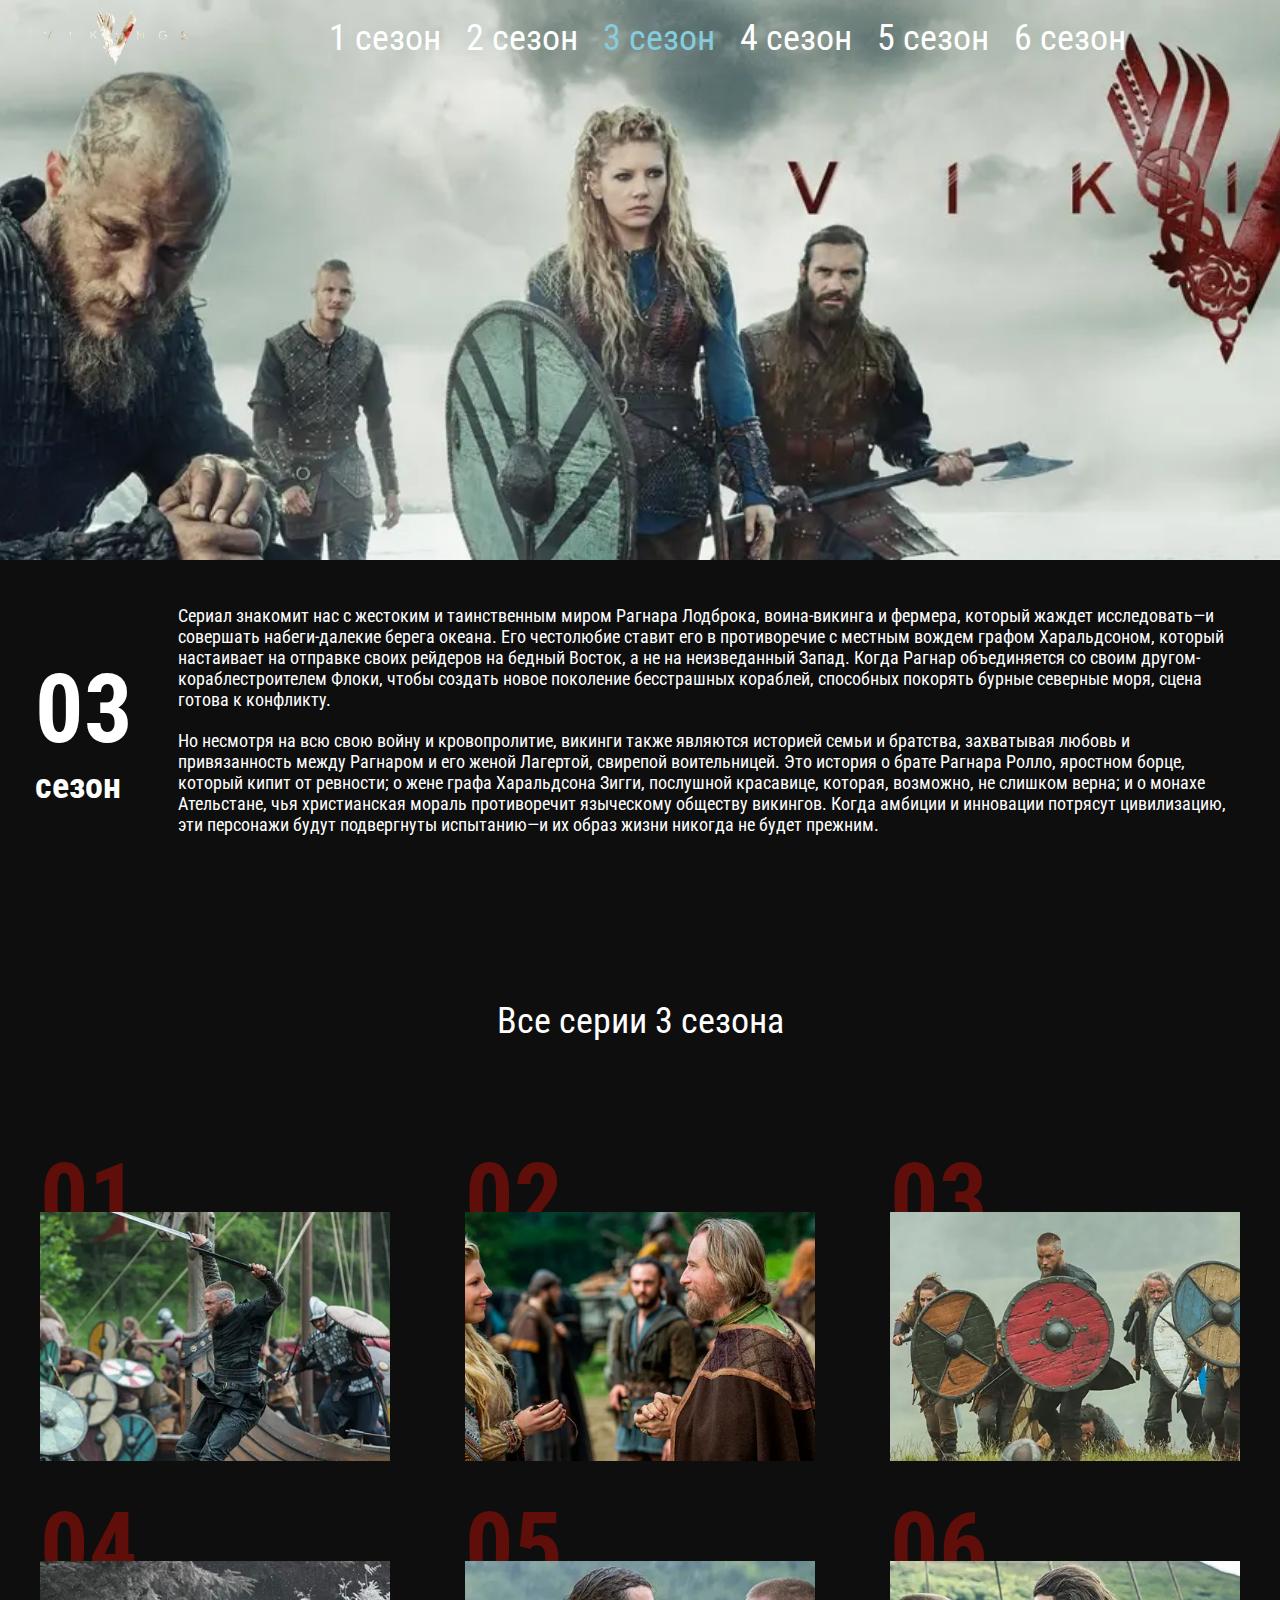
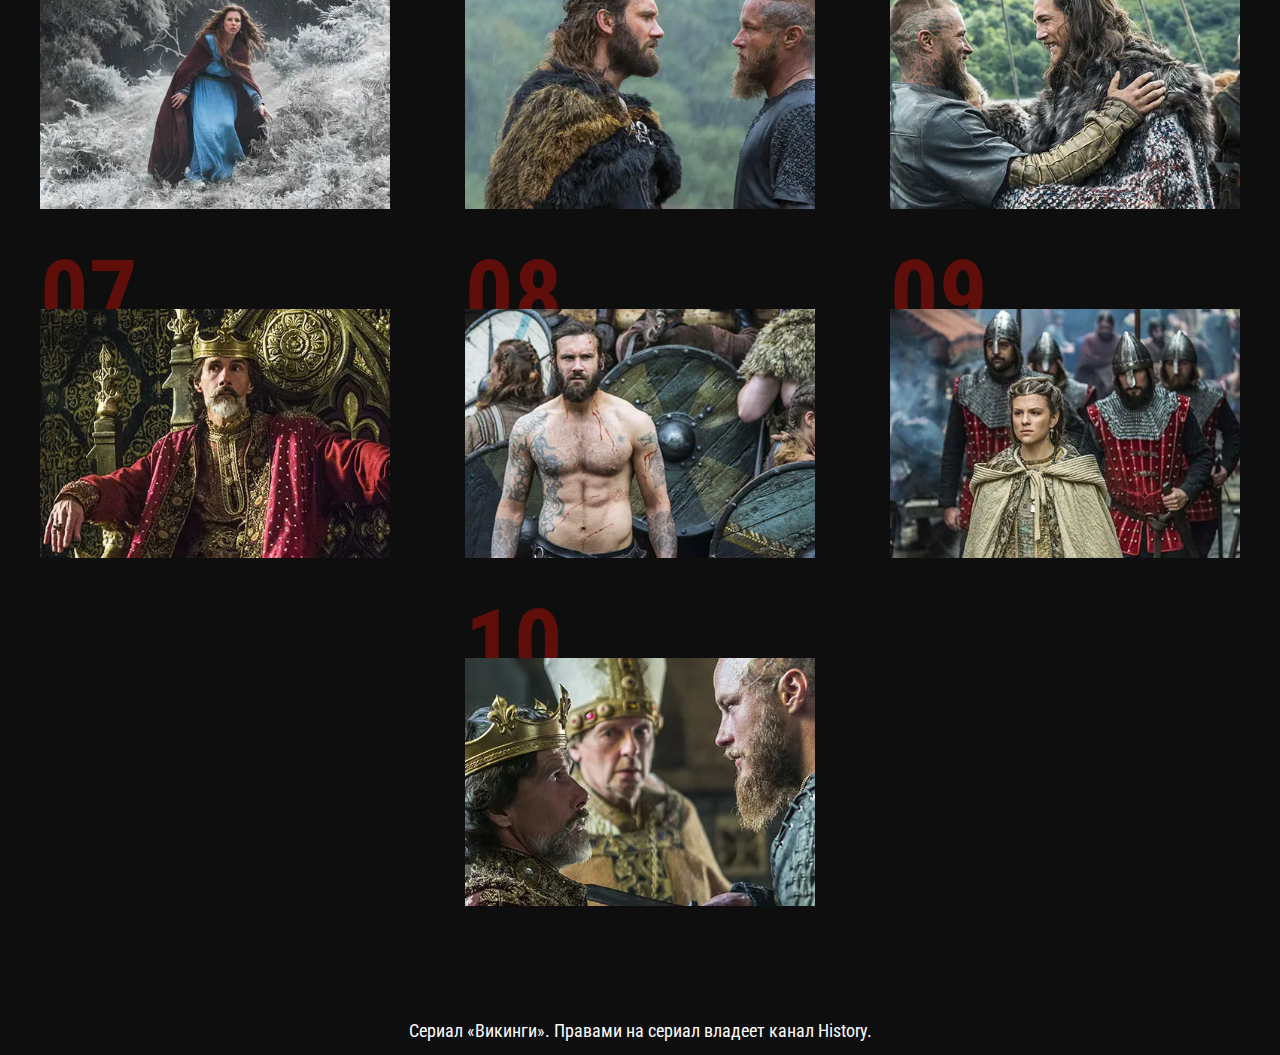
<file: season03.html>
<!DOCTYPE html>
<html lang="ru">

<head>
	<title>Викинги 3-й сезон</title>
	<meta charset="UTF-8">
	<meta name="format-detection" content="telephone=no">
	<!-- <style>body{opacity: 0;}</style> -->
	<link rel="stylesheet" href="css/style.min.css?_v=20220603201153">
	<link rel="shortcut icon" href="favicon.ico">
	<!-- <meta name="robots" content="noindex, nofollow"> -->
	<meta name="viewport" content="width=device-width, initial-scale=1.0">
</head>

<body>
	<div class="wrapper">
		<header class="header header03">
			<div class="header__container">
				<div class="header__body">
					<a href="/index.html" class="header__logo"><picture><source data-srcset="img/logo.webp" type="image/webp"><img data-src="img/logo.png" alt="logo"></picture></a>
					<div class="header__menu menu">
						<button class="menu__icon icon-menu" type="button"><span></span></button>
						<nav class="menu__body">
							<ul class="menu__list">
								<li class="menu__item"><a class="menu__link" href="/season01.html">1 cезон</a></li>
								<li class="menu__item"><a class="menu__link" href="/season02.html">2 cезон</a></li>
								<li class="menu__item"><a class="menu__link menu__link_active" href="/season03.html">3 cезон</a></li>
								<li class="menu__item"><a class="menu__link" href="/season04.html">4 cезон</a></li>
								<li class="menu__item"><a class="menu__link" href="/season05.html">5 cезон</a></li>
								<li class="menu__item"><a class="menu__link" href="/season06.html">6 cезон</a></li>
							</ul>
						</nav>
					</div>
				</div>
				<div class="header01__see">3 cезон</div>
				<div class="header01__info" data-da=".all01__body, 992, 0">
					<div class="header01__info-num">03<span class="header01__info-season">cезон</span></div>
					<div class="header01__info-descr">
						<p class="header01__info-text">Сериал знакомит нас с жестоким и таинственным миром Рагнара Лодброка, воина-викинга
							и фермера, который жаждет
							исследовать—и совершать набеги-далекие берега океана. Его честолюбие ставит его в противоречие с местным вождем
							графом
							Харальдсоном, который настаивает на отправке своих рейдеров на бедный Восток, а не на неизведанный Запад. Когда
							Рагнар
							объединяется со своим другом-кораблестроителем Флоки, чтобы создать новое поколение бесстрашных кораблей,
							способных
							покорять бурные северные моря, сцена готова к конфликту.</p>
						<p class="header01__info-text">Но несмотря на всю свою войну и кровопролитие, викинги также являются историей
							семьи и братства, захватывая любовь и
							привязанность между Рагнаром и его женой Лагертой, свирепой воительницей. Это история о брате Рагнара Ролло,
							яростном
							борце, который кипит от ревности; о жене графа Харальдсона Зигги, послушной красавице, которая, возможно, не
							слишком
							верна; и о монахе Ательстане, чья христианская мораль противоречит языческому обществу викингов. Когда амбиции
							и
							инновации потрясут цивилизацию, эти персонажи будут подвергнуты испытанию—и их образ жизни никогда не будет
							прежним.</p>
					</div>
				</div>
			</div>
		</header>
		<main class="page">
			<section class="all all01">
				<div class="all__container">
					<div class="all__body all01__body">
						<h2 class="all__title all01__title title">Все серии 3 сезона</h2>
						<div class="all__content">
							<div class="all__item">
								<span class="all__num">01</span>
								<a class="all__image all__image-ibg" href="#">
									<picture><source data-srcset="img/season03/01.webp" type="image/webp"><img data-src="img/season03/01.jpg" alt="image"></picture>
									<span class="all__text title">Cмотреть</span>
								</a>
							</div>
							<div class="all__item">
								<span class="all__num">02</span>
								<a class="all__image all__image-ibg" href="#">
									<picture><source data-srcset="img/season03/02.webp" type="image/webp"><img data-src="img/season03/02.jpg" alt="image"></picture>
									<span class="all__text title">Cмотреть</span>
								</a>
							</div>
							<div class="all__item">
								<span class="all__num">03</span>
								<a class="all__image all__image-ibg" href="#">
									<picture><source data-srcset="img/season03/03.webp" type="image/webp"><img data-src="img/season03/03.jpg" alt="image"></picture>
									<span class="all__text title">Cмотреть</span>
								</a>
							</div>
							<div class="all__item">
								<span class="all__num">04</span>
								<a class="all__image all__image-ibg" href="#">
									<picture><source data-srcset="img/season03/04.webp" type="image/webp"><img data-src="img/season03/04.jpg" alt="image"></picture>
									<span class="all__text title">Cмотреть</span>
								</a>
							</div>
							<div class="all__item">
								<span class="all__num">05</span>
								<a class="all__image all__image-ibg" href="#">
									<picture><source data-srcset="img/season03/05.webp" type="image/webp"><img data-src="img/season03/05.jpg" alt="image"></picture>
									<span class="all__text title">Cмотреть</span>
								</a>
							</div>
							<div class="all__item">
								<span class="all__num">06</span>
								<a class="all__image all__image-ibg" href="#">
									<picture><source data-srcset="img/season03/06.webp" type="image/webp"><img data-src="img/season03/06.jpg" alt="image"></picture>
									<span class="all__text title">Cмотреть</span>
								</a>
							</div>
							<div class="all__item">
								<span class="all__num">07</span>
								<a class="all__image all__image-ibg" href="#">
									<picture><source data-srcset="img/season03/07.webp" type="image/webp"><img data-src="img/season03/07.jpg" alt="image"></picture>
									<span class="all__text title">Cмотреть</span>
								</a>
							</div>
							<div class="all__item">
								<span class="all__num">08</span>
								<a class="all__image all__image-ibg" href="#">
									<picture><source data-srcset="img/season03/08.webp" type="image/webp"><img data-src="img/season03/08.jpg" alt="image"></picture>
									<span class="all__text title">Cмотреть</span>
								</a>
							</div>
							<div class="all__item">
								<span class="all__num">09</span>
								<a class="all__image all__image-ibg" href="#">
									<picture><source data-srcset="img/season03/09.webp" type="image/webp"><img data-src="img/season03/09.jpg" alt="image"></picture>
									<span class="all__text title">Cмотреть</span>
								</a>
							</div>
							<div class="all__item">
								<span class="all__num">10</span>
								<a class="all__image all__image-ibg" href="#">
									<picture><source data-srcset="img/season03/10.webp" type="image/webp"><img data-src="img/season03/10.jpg" alt="image"></picture>
									<span class="all__text title">Cмотреть</span>
								</a>
							</div>
						</div>
					</div>
				</div>
			</section>
		</main>
		<footer class="footer">
			<div class="footer__container">
				<p class="footer__text">Сериал «Викинги». Правами на сериал владеет канал History.</p>
			</div>
		</footer>
	</div>
	<div id="popup" aria-hidden="true" class="popup" data-youtube="Yw3UCTjOcVw">
		<div class="popup__wrapper">
			<div class="popup__content">
				<div class="popup__btn">
					<button data-close type="button" class="popup__close"><span></span></button>
				</div>
				<div class="popup__text" data-youtube-place>
					<iframe src="https://www.youtube.com/embed/Yw3UCTjOcVw" frameborder="0" allow="accelerometer; autoplay; clipboard-write; encrypted-media; gyroscope; picture-in-picture" allowfullscreen></iframe>
				</div>
			</div>
		</div>
	</div>
	<script src="js/app.min.js?_v=20220603201153"></script>
</body>

</html>
</file>
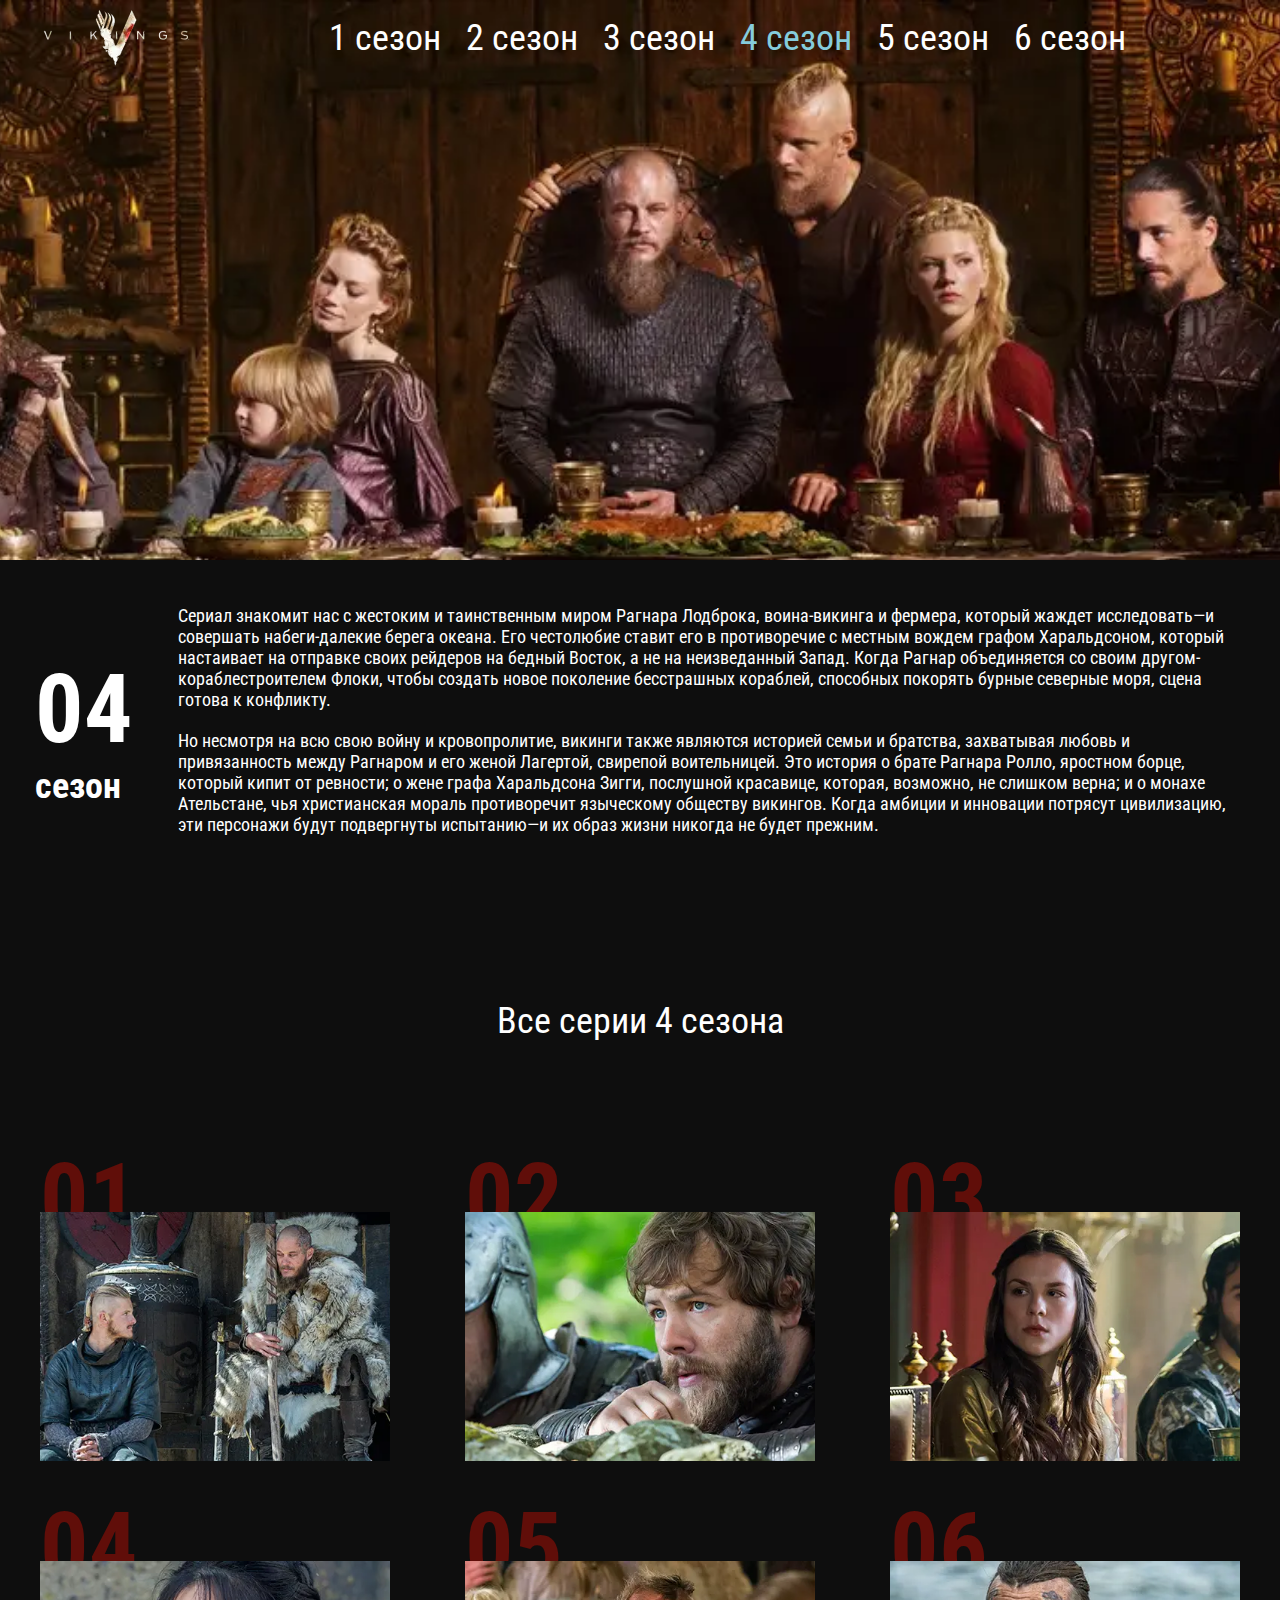
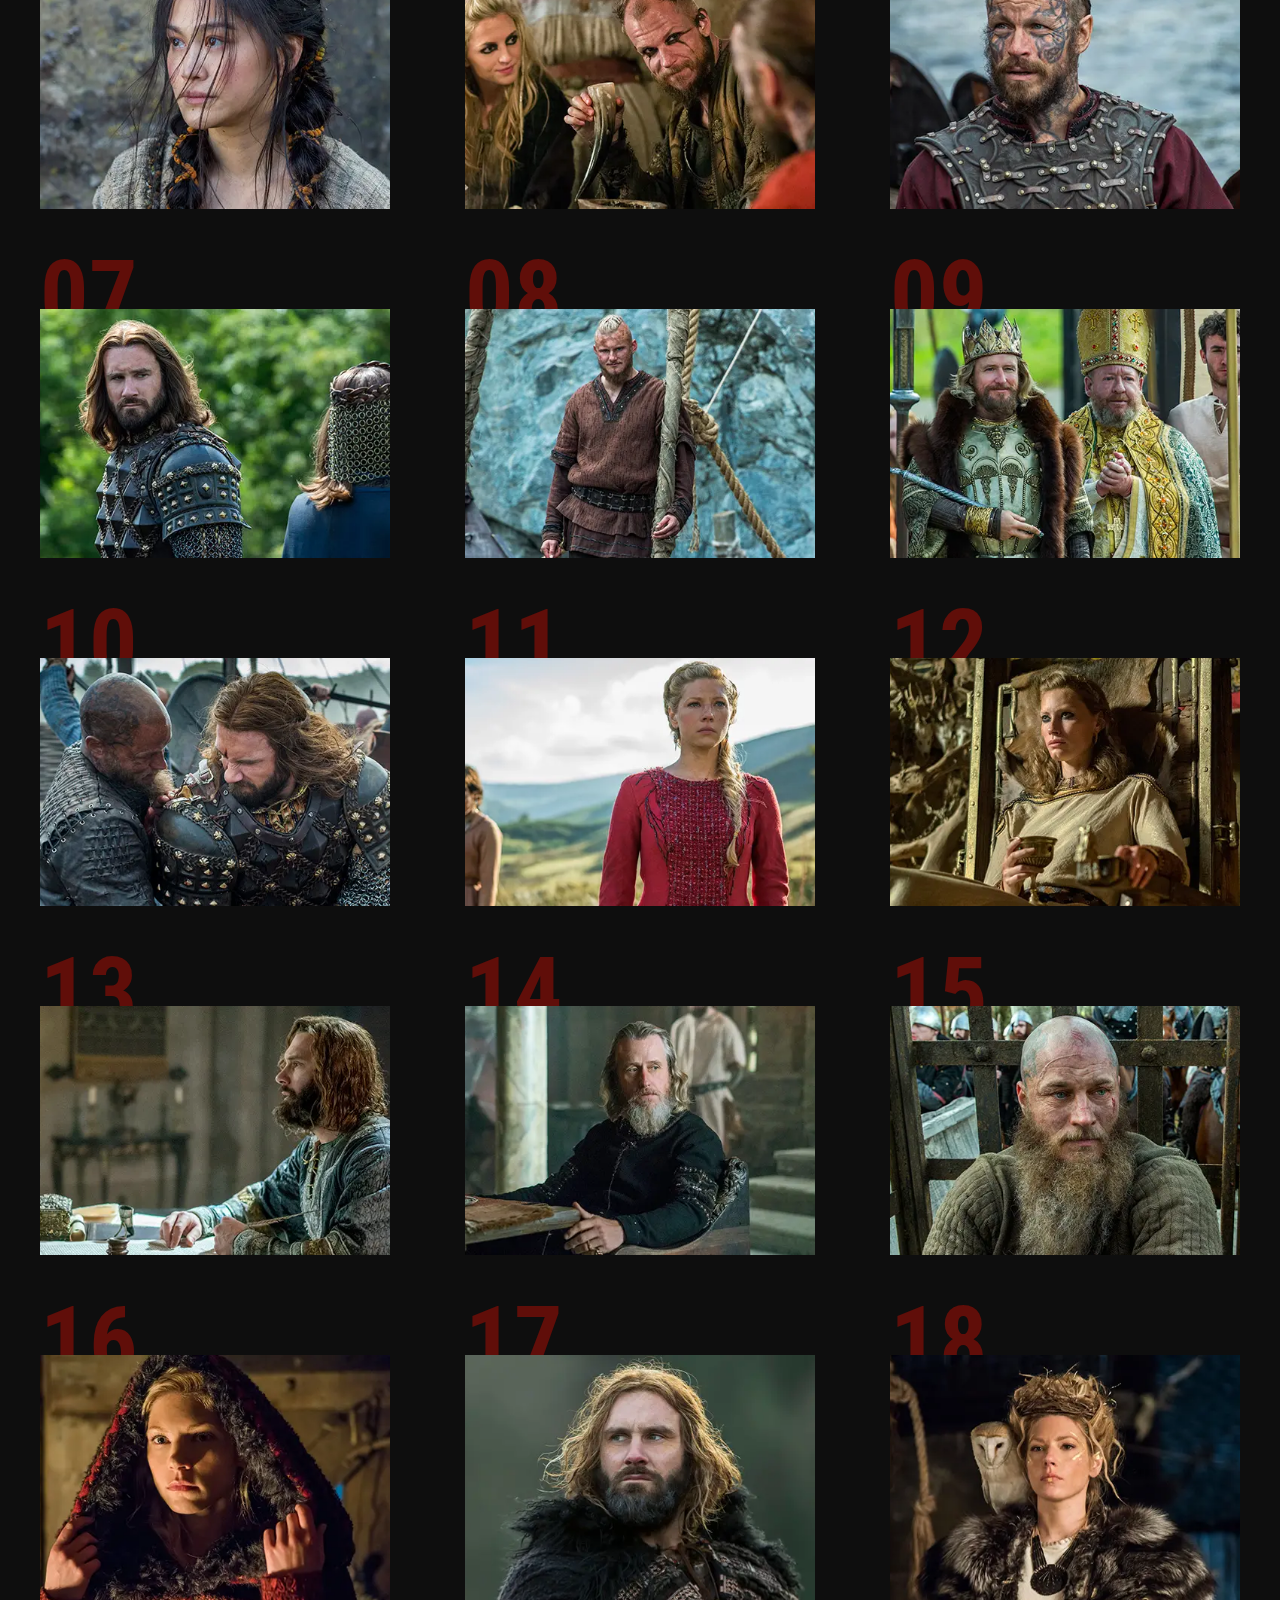
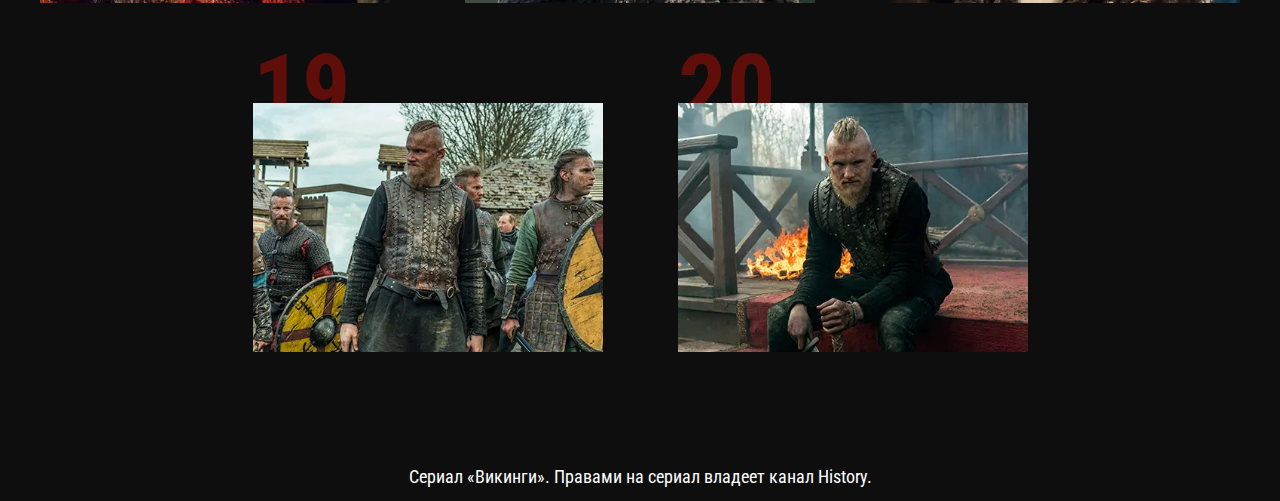
<file: season04.html>
<!DOCTYPE html>
<html lang="ru">

<head>
	<title>Викинги 4-й сезон</title>
	<meta charset="UTF-8">
	<meta name="format-detection" content="telephone=no">
	<!-- <style>body{opacity: 0;}</style> -->
	<link rel="stylesheet" href="css/style.min.css?_v=20220603201153">
	<link rel="shortcut icon" href="favicon.ico">
	<!-- <meta name="robots" content="noindex, nofollow"> -->
	<meta name="viewport" content="width=device-width, initial-scale=1.0">
</head>

<body>
	<div class="wrapper">
		<header class="header header04">
			<div class="header__container">
				<div class="header__body">
					<a href="/index.html" class="header__logo"><picture><source data-srcset="img/logo.webp" type="image/webp"><img data-src="img/logo.png" alt="logo"></picture></a>
					<div class="header__menu menu">
						<button class="menu__icon icon-menu" type="button"><span></span></button>
						<nav class="menu__body">
							<ul class="menu__list">
								<li class="menu__item"><a class="menu__link" href="/season01.html">1 cезон</a></li>
								<li class="menu__item"><a class="menu__link" href="/season02.html">2 cезон</a></li>
								<li class="menu__item"><a class="menu__link" href="/season03.html">3 cезон</a></li>
								<li class="menu__item"><a class="menu__link menu__link_active" href="/season04.html">4 cезон</a></li>
								<li class="menu__item"><a class="menu__link" href="/season05.html">5 cезон</a></li>
								<li class="menu__item"><a class="menu__link" href="/season06.html">6 cезон</a></li>
							</ul>
						</nav>
					</div>
				</div>
				<div class="header01__see">4 cезон</div>
				<div class="header01__info" data-da=".all01__body, 992, 0">
					<div class="header01__info-num">04<span class="header01__info-season">cезон</span></div>
					<div class="header01__info-descr">
						<p class="header01__info-text">Сериал знакомит нас с жестоким и таинственным миром Рагнара Лодброка, воина-викинга
							и фермера, который жаждет
							исследовать—и совершать набеги-далекие берега океана. Его честолюбие ставит его в противоречие с местным вождем
							графом
							Харальдсоном, который настаивает на отправке своих рейдеров на бедный Восток, а не на неизведанный Запад. Когда
							Рагнар
							объединяется со своим другом-кораблестроителем Флоки, чтобы создать новое поколение бесстрашных кораблей,
							способных
							покорять бурные северные моря, сцена готова к конфликту.</p>
						<p class="header01__info-text">Но несмотря на всю свою войну и кровопролитие, викинги также являются историей
							семьи и братства, захватывая любовь и
							привязанность между Рагнаром и его женой Лагертой, свирепой воительницей. Это история о брате Рагнара Ролло,
							яростном
							борце, который кипит от ревности; о жене графа Харальдсона Зигги, послушной красавице, которая, возможно, не
							слишком
							верна; и о монахе Ательстане, чья христианская мораль противоречит языческому обществу викингов. Когда амбиции
							и
							инновации потрясут цивилизацию, эти персонажи будут подвергнуты испытанию—и их образ жизни никогда не будет
							прежним.</p>
					</div>
				</div>
			</div>
		</header>
		<main class="page">
			<section class="all all01">
				<div class="all__container">
					<div class="all__body all01__body">
						<h2 class="all__title all01__title title">Все серии 4 сезона</h2>
						<div class="all__content">
							<div class="all__item">
								<span class="all__num">01</span>
								<a class="all__image all__image-ibg" href="#">
									<picture><source data-srcset="img/season04/01.webp" type="image/webp"><img data-src="img/season04/01.jpg" alt="image"></picture>
									<span class="all__text title">Cмотреть</span>
								</a>
							</div>
							<div class="all__item">
								<span class="all__num">02</span>
								<a class="all__image all__image-ibg" href="#">
									<picture><source data-srcset="img/season04/02.webp" type="image/webp"><img data-src="img/season04/02.jpg" alt="image"></picture>
									<span class="all__text title">Cмотреть</span>
								</a>
							</div>
							<div class="all__item">
								<span class="all__num">03</span>
								<a class="all__image all__image-ibg" href="#">
									<picture><source data-srcset="img/season04/03.webp" type="image/webp"><img data-src="img/season04/03.jpg" alt="image"></picture>
									<span class="all__text title">Cмотреть</span>
								</a>
							</div>
							<div class="all__item">
								<span class="all__num">04</span>
								<a class="all__image all__image-ibg" href="#">
									<picture><source data-srcset="img/season04/04.webp" type="image/webp"><img data-src="img/season04/04.jpg" alt="image"></picture>
									<span class="all__text title">Cмотреть</span>
								</a>
							</div>
							<div class="all__item">
								<span class="all__num">05</span>
								<a class="all__image all__image-ibg" href="#">
									<picture><source data-srcset="img/season04/05.webp" type="image/webp"><img data-src="img/season04/05.jpg" alt="image"></picture>
									<span class="all__text title">Cмотреть</span>
								</a>
							</div>
							<div class="all__item">
								<span class="all__num">06</span>
								<a class="all__image all__image-ibg" href="#">
									<picture><source data-srcset="img/season04/06.webp" type="image/webp"><img data-src="img/season04/06.jpg" alt="image"></picture>
									<span class="all__text title">Cмотреть</span>
								</a>
							</div>
							<div class="all__item">
								<span class="all__num">07</span>
								<a class="all__image all__image-ibg" href="#">
									<picture><source data-srcset="img/season04/07.webp" type="image/webp"><img data-src="img/season04/07.jpg" alt="image"></picture>
									<span class="all__text title">Cмотреть</span>
								</a>
							</div>
							<div class="all__item">
								<span class="all__num">08</span>
								<a class="all__image all__image-ibg" href="#">
									<picture><source data-srcset="img/season04/08.webp" type="image/webp"><img data-src="img/season04/08.jpg" alt="image"></picture>
									<span class="all__text title">Cмотреть</span>
								</a>
							</div>
							<div class="all__item">
								<span class="all__num">09</span>
								<a class="all__image all__image-ibg" href="#">
									<picture><source data-srcset="img/season04/09.webp" type="image/webp"><img data-src="img/season04/09.jpg" alt="image"></picture>
									<span class="all__text title">Cмотреть</span>
								</a>
							</div>
							<div class="all__item">
								<span class="all__num">10</span>
								<a class="all__image all__image-ibg" href="#">
									<picture><source data-srcset="img/season04/10.webp" type="image/webp"><img data-src="img/season04/10.jpg" alt="image"></picture>
									<span class="all__text title">Cмотреть</span>
								</a>
							</div>
							<div class="all__item">
								<span class="all__num">11</span>
								<a class="all__image all__image-ibg" href="#">
									<picture><source data-srcset="img/season04/11.webp" type="image/webp"><img data-src="img/season04/11.jpg" alt="image"></picture>
									<span class="all__text title">Cмотреть</span>
								</a>
							</div>
							<div class="all__item">
								<span class="all__num">12</span>
								<a class="all__image all__image-ibg" href="#">
									<picture><source data-srcset="img/season04/12.webp" type="image/webp"><img data-src="img/season04/12.jpg" alt="image"></picture>
									<span class="all__text title">Cмотреть</span>
								</a>
							</div>
							<div class="all__item">
								<span class="all__num">13</span>
								<a class="all__image all__image-ibg" href="#">
									<picture><source data-srcset="img/season04/13.webp" type="image/webp"><img data-src="img/season04/13.jpg" alt="image"></picture>
									<span class="all__text title">Cмотреть</span>
								</a>
							</div>
							<div class="all__item">
								<span class="all__num">14</span>
								<a class="all__image all__image-ibg" href="#">
									<picture><source data-srcset="img/season04/14.webp" type="image/webp"><img data-src="img/season04/14.jpg" alt="image"></picture>
									<span class="all__text title">Cмотреть</span>
								</a>
							</div>
							<div class="all__item">
								<span class="all__num">15</span>
								<a class="all__image all__image-ibg" href="#">
									<picture><source data-srcset="img/season04/15.webp" type="image/webp"><img data-src="img/season04/15.jpg" alt="image"></picture>
									<span class="all__text title">Cмотреть</span>
								</a>
							</div>
							<div class="all__item">
								<span class="all__num">16</span>
								<a class="all__image all__image-ibg" href="#">
									<picture><source data-srcset="img/season04/16.webp" type="image/webp"><img data-src="img/season04/16.jpg" alt="image"></picture>
									<span class="all__text title">Cмотреть</span>
								</a>
							</div>
							<div class="all__item">
								<span class="all__num">17</span>
								<a class="all__image all__image-ibg" href="#">
									<picture><source data-srcset="img/season04/17.webp" type="image/webp"><img data-src="img/season04/17.jpg" alt="image"></picture>
									<span class="all__text title">Cмотреть</span>
								</a>
							</div>
							<div class="all__item">
								<span class="all__num">18</span>
								<a class="all__image all__image-ibg" href="#">
									<picture><source data-srcset="img/season04/18.webp" type="image/webp"><img data-src="img/season04/18.jpg" alt="image"></picture>
									<span class="all__text title">Cмотреть</span>
								</a>
							</div>
							<div class="all__item">
								<span class="all__num">19</span>
								<a class="all__image all__image-ibg" href="#">
									<picture><source data-srcset="img/season04/19.webp" type="image/webp"><img data-src="img/season04/19.jpg" alt="image"></picture>
									<span class="all__text title">Cмотреть</span>
								</a>
							</div>
							<div class="all__item">
								<span class="all__num">20</span>
								<a class="all__image all__image-ibg" href="#">
									<picture><source data-srcset="img/season04/20.webp" type="image/webp"><img data-src="img/season04/20.jpg" alt="image"></picture>
									<span class="all__text title">Cмотреть</span>
								</a>
							</div>
						</div>
					</div>
				</div>
			</section>
		</main>
		<footer class="footer">
			<div class="footer__container">
				<p class="footer__text">Сериал «Викинги». Правами на сериал владеет канал History.</p>
			</div>
		</footer>
	</div>
	<div id="popup" aria-hidden="true" class="popup" data-youtube="Yw3UCTjOcVw">
		<div class="popup__wrapper">
			<div class="popup__content">
				<div class="popup__btn">
					<button data-close type="button" class="popup__close"><span></span></button>
				</div>
				<div class="popup__text" data-youtube-place>
					<iframe src="https://www.youtube.com/embed/Yw3UCTjOcVw" frameborder="0" allow="accelerometer; autoplay; clipboard-write; encrypted-media; gyroscope; picture-in-picture" allowfullscreen></iframe>
				</div>
			</div>
		</div>
	</div>
	<script src="js/app.min.js?_v=20220603201153"></script>
</body>

</html>
</file>
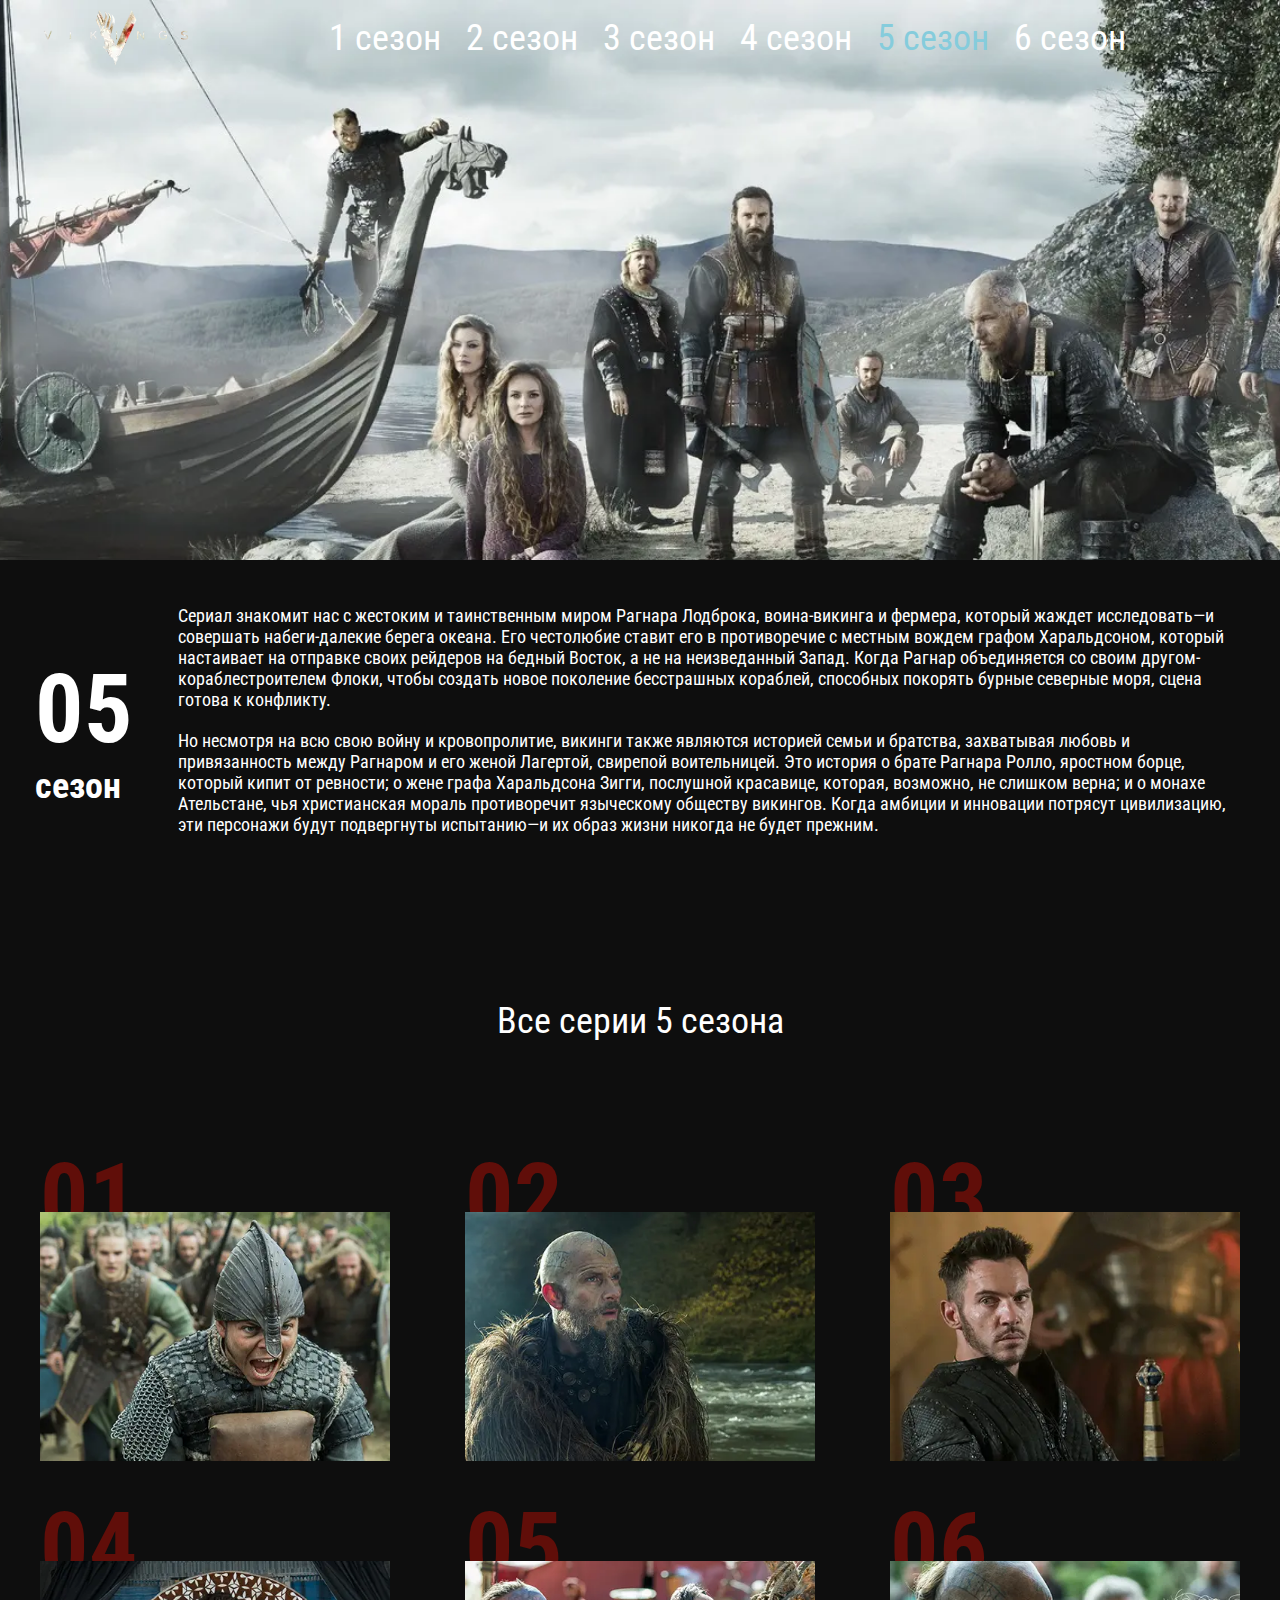
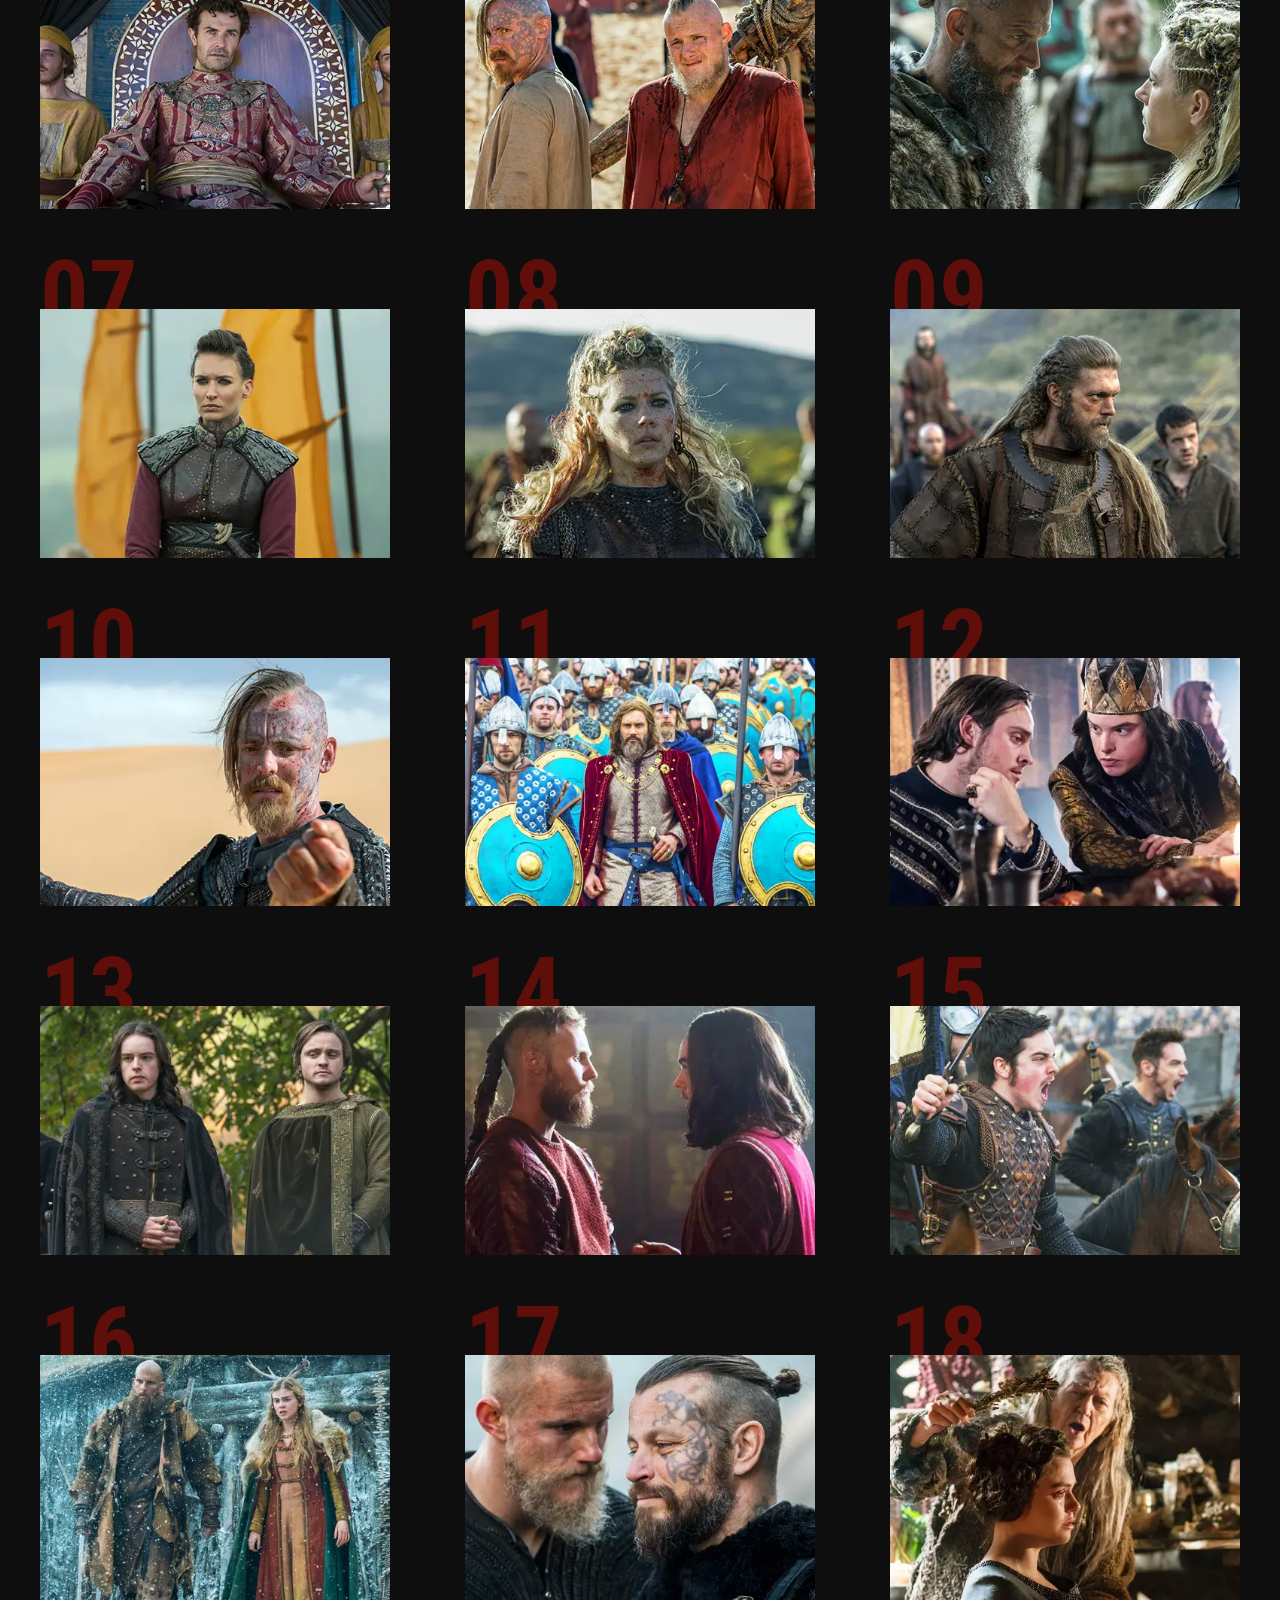
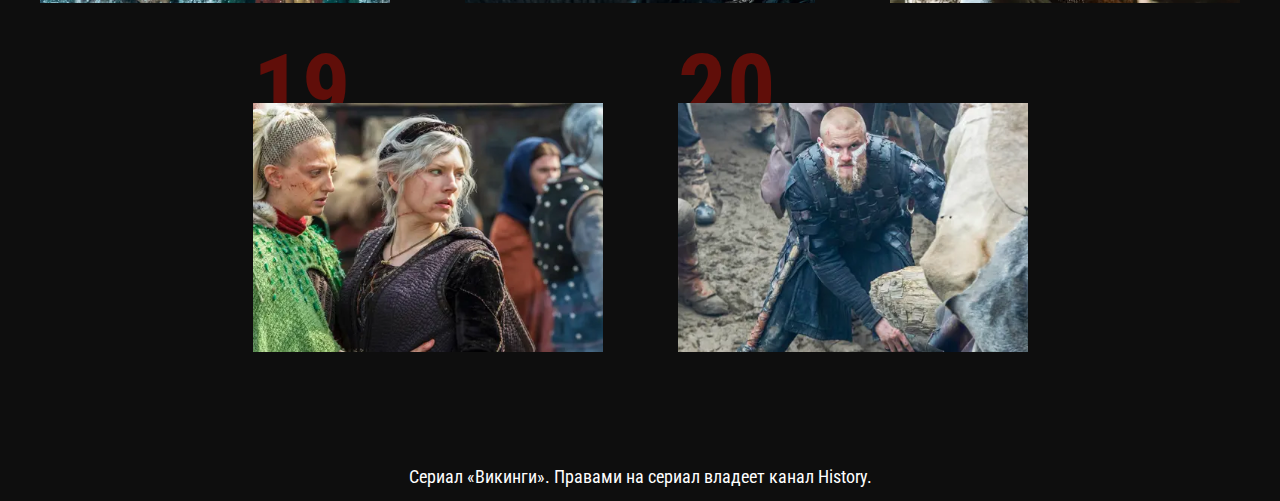
<file: season05.html>
<!DOCTYPE html>
<html lang="ru">

<head>
	<title>Викинги 5-й сезон</title>
	<meta charset="UTF-8">
	<meta name="format-detection" content="telephone=no">
	<!-- <style>body{opacity: 0;}</style> -->
	<link rel="stylesheet" href="css/style.min.css?_v=20220603201153">
	<link rel="shortcut icon" href="favicon.ico">
	<!-- <meta name="robots" content="noindex, nofollow"> -->
	<meta name="viewport" content="width=device-width, initial-scale=1.0">
</head>

<body>
	<div class="wrapper">
		<header class="header header05">
			<div class="header__container">
				<div class="header__body">
					<a href="/index.html" class="header__logo"><picture><source data-srcset="img/logo.webp" type="image/webp"><img data-src="img/logo.png" alt="logo"></picture></a>
					<div class="header__menu menu">
						<button class="menu__icon icon-menu" type="button"><span></span></button>
						<nav class="menu__body">
							<ul class="menu__list">
								<li class="menu__item"><a class="menu__link" href="/season01.html">1 cезон</a></li>
								<li class="menu__item"><a class="menu__link" href="/season02.html">2 cезон</a></li>
								<li class="menu__item"><a class="menu__link" href="/season03.html">3 cезон</a></li>
								<li class="menu__item"><a class="menu__link" href="/season04.html">4 cезон</a></li>
								<li class="menu__item"><a class="menu__link menu__link_active" href="/season05.html">5 cезон</a></li>
								<li class="menu__item"><a class="menu__link" href="/season06.html">6 cезон</a></li>
							</ul>
						</nav>
					</div>
				</div>
				<div class="header01__see">5 cезон</div>
				<div class="header01__info" data-da=".all01__body, 992, 0">
					<div class="header01__info-num">05<span class="header01__info-season">cезон</span></div>
					<div class="header01__info-descr">
						<p class="header01__info-text">Сериал знакомит нас с жестоким и таинственным миром Рагнара Лодброка, воина-викинга
							и фермера, который жаждет
							исследовать—и совершать набеги-далекие берега океана. Его честолюбие ставит его в противоречие с местным вождем
							графом
							Харальдсоном, который настаивает на отправке своих рейдеров на бедный Восток, а не на неизведанный Запад. Когда
							Рагнар
							объединяется со своим другом-кораблестроителем Флоки, чтобы создать новое поколение бесстрашных кораблей,
							способных
							покорять бурные северные моря, сцена готова к конфликту.</p>
						<p class="header01__info-text">Но несмотря на всю свою войну и кровопролитие, викинги также являются историей
							семьи и братства, захватывая любовь и
							привязанность между Рагнаром и его женой Лагертой, свирепой воительницей. Это история о брате Рагнара Ролло,
							яростном
							борце, который кипит от ревности; о жене графа Харальдсона Зигги, послушной красавице, которая, возможно, не
							слишком
							верна; и о монахе Ательстане, чья христианская мораль противоречит языческому обществу викингов. Когда амбиции
							и
							инновации потрясут цивилизацию, эти персонажи будут подвергнуты испытанию—и их образ жизни никогда не будет
							прежним.</p>
					</div>
				</div>
			</div>
		</header>
		<main class="page">
			<section class="all all01">
				<div class="all__container">
					<div class="all__body all01__body">
						<h2 class="all__title all01__title title">Все серии 5 сезона</h2>
						<div class="all__content">
							<div class="all__item">
								<span class="all__num">01</span>
								<a class="all__image all__image-ibg" href="#">
									<picture><source data-srcset="img/season05/01.webp" type="image/webp"><img data-src="img/season05/01.jpg" alt="image"></picture>
									<span class="all__text title">Cмотреть</span>
								</a>
							</div>
							<div class="all__item">
								<span class="all__num">02</span>
								<a class="all__image all__image-ibg" href="#">
									<picture><source data-srcset="img/season05/02.webp" type="image/webp"><img data-src="img/season05/02.jpg" alt="image"></picture>
									<span class="all__text title">Cмотреть</span>
								</a>
							</div>
							<div class="all__item">
								<span class="all__num">03</span>
								<a class="all__image all__image-ibg" href="#">
									<picture><source data-srcset="img/season05/03.webp" type="image/webp"><img data-src="img/season05/03.jpg" alt="image"></picture>
									<span class="all__text title">Cмотреть</span>
								</a>
							</div>
							<div class="all__item">
								<span class="all__num">04</span>
								<a class="all__image all__image-ibg" href="#">
									<picture><source data-srcset="img/season05/04.webp" type="image/webp"><img data-src="img/season05/04.jpg" alt="image"></picture>
									<span class="all__text title">Cмотреть</span>
								</a>
							</div>
							<div class="all__item">
								<span class="all__num">05</span>
								<a class="all__image all__image-ibg" href="#">
									<picture><source data-srcset="img/season05/05.webp" type="image/webp"><img data-src="img/season05/05.jpg" alt="image"></picture>
									<span class="all__text title">Cмотреть</span>
								</a>
							</div>
							<div class="all__item">
								<span class="all__num">06</span>
								<a class="all__image all__image-ibg" href="#">
									<picture><source data-srcset="img/season05/06.webp" type="image/webp"><img data-src="img/season05/06.jpg" alt="image"></picture>
									<span class="all__text title">Cмотреть</span>
								</a>
							</div>
							<div class="all__item">
								<span class="all__num">07</span>
								<a class="all__image all__image-ibg" href="#">
									<picture><source data-srcset="img/season05/07.webp" type="image/webp"><img data-src="img/season05/07.jpg" alt="image"></picture>
									<span class="all__text title">Cмотреть</span>
								</a>
							</div>
							<div class="all__item">
								<span class="all__num">08</span>
								<a class="all__image all__image-ibg" href="#">
									<picture><source data-srcset="img/season05/08.webp" type="image/webp"><img data-src="img/season05/08.jpg" alt="image"></picture>
									<span class="all__text title">Cмотреть</span>
								</a>
							</div>
							<div class="all__item">
								<span class="all__num">09</span>
								<a class="all__image all__image-ibg" href="#">
									<picture><source data-srcset="img/season05/09.webp" type="image/webp"><img data-src="img/season05/09.jpg" alt="image"></picture>
									<span class="all__text title">Cмотреть</span>
								</a>
							</div>
							<div class="all__item">
								<span class="all__num">10</span>
								<a class="all__image all__image-ibg" href="#">
									<picture><source data-srcset="img/season05/10.webp" type="image/webp"><img data-src="img/season05/10.jpg" alt="image"></picture>
									<span class="all__text title">Cмотреть</span>
								</a>
							</div>
							<div class="all__item">
								<span class="all__num">11</span>
								<a class="all__image all__image-ibg" href="#">
									<picture><source data-srcset="img/season05/11.webp" type="image/webp"><img data-src="img/season05/11.jpg" alt="image"></picture>
									<span class="all__text title">Cмотреть</span>
								</a>
							</div>
							<div class="all__item">
								<span class="all__num">12</span>
								<a class="all__image all__image-ibg" href="#">
									<picture><source data-srcset="img/season05/12.webp" type="image/webp"><img data-src="img/season05/12.jpg" alt="image"></picture>
									<span class="all__text title">Cмотреть</span>
								</a>
							</div>
							<div class="all__item">
								<span class="all__num">13</span>
								<a class="all__image all__image-ibg" href="#">
									<picture><source data-srcset="img/season05/13.webp" type="image/webp"><img data-src="img/season05/13.jpg" alt="image"></picture>
									<span class="all__text title">Cмотреть</span>
								</a>
							</div>
							<div class="all__item">
								<span class="all__num">14</span>
								<a class="all__image all__image-ibg" href="#">
									<picture><source data-srcset="img/season05/14.webp" type="image/webp"><img data-src="img/season05/14.jpg" alt="image"></picture>
									<span class="all__text title">Cмотреть</span>
								</a>
							</div>
							<div class="all__item">
								<span class="all__num">15</span>
								<a class="all__image all__image-ibg" href="#">
									<picture><source data-srcset="img/season05/15.webp" type="image/webp"><img data-src="img/season05/15.jpg" alt="image"></picture>
									<span class="all__text title">Cмотреть</span>
								</a>
							</div>
							<div class="all__item">
								<span class="all__num">16</span>
								<a class="all__image all__image-ibg" href="#">
									<picture><source data-srcset="img/season05/16.webp" type="image/webp"><img data-src="img/season05/16.jpg" alt="image"></picture>
									<span class="all__text title">Cмотреть</span>
								</a>
							</div>
							<div class="all__item">
								<span class="all__num">17</span>
								<a class="all__image all__image-ibg" href="#">
									<picture><source data-srcset="img/season05/17.webp" type="image/webp"><img data-src="img/season05/17.jpg" alt="image"></picture>
									<span class="all__text title">Cмотреть</span>
								</a>
							</div>
							<div class="all__item">
								<span class="all__num">18</span>
								<a class="all__image all__image-ibg" href="#">
									<picture><source data-srcset="img/season05/18.webp" type="image/webp"><img data-src="img/season05/18.jpg" alt="image"></picture>
									<span class="all__text title">Cмотреть</span>
								</a>
							</div>
							<div class="all__item">
								<span class="all__num">19</span>
								<a class="all__image all__image-ibg" href="#">
									<picture><source data-srcset="img/season05/19.webp" type="image/webp"><img data-src="img/season05/19.jpg" alt="image"></picture>
									<span class="all__text title">Cмотреть</span>
								</a>
							</div>
							<div class="all__item">
								<span class="all__num">20</span>
								<a class="all__image all__image-ibg" href="#">
									<picture><source data-srcset="img/season05/20.webp" type="image/webp"><img data-src="img/season05/20.jpg" alt="image"></picture>
									<span class="all__text title">Cмотреть</span>
								</a>
							</div>
						</div>
					</div>
				</div>
			</section>
		</main>
		<footer class="footer">
			<div class="footer__container">
				<p class="footer__text">Сериал «Викинги». Правами на сериал владеет канал History.</p>
			</div>
		</footer>
	</div>
	<div id="popup" aria-hidden="true" class="popup" data-youtube="Yw3UCTjOcVw">
		<div class="popup__wrapper">
			<div class="popup__content">
				<div class="popup__btn">
					<button data-close type="button" class="popup__close"><span></span></button>
				</div>
				<div class="popup__text" data-youtube-place>
					<iframe src="https://www.youtube.com/embed/Yw3UCTjOcVw" frameborder="0" allow="accelerometer; autoplay; clipboard-write; encrypted-media; gyroscope; picture-in-picture" allowfullscreen></iframe>
				</div>
			</div>
		</div>
	</div>
	<script src="js/app.min.js?_v=20220603201153"></script>
</body>

</html>
</file>
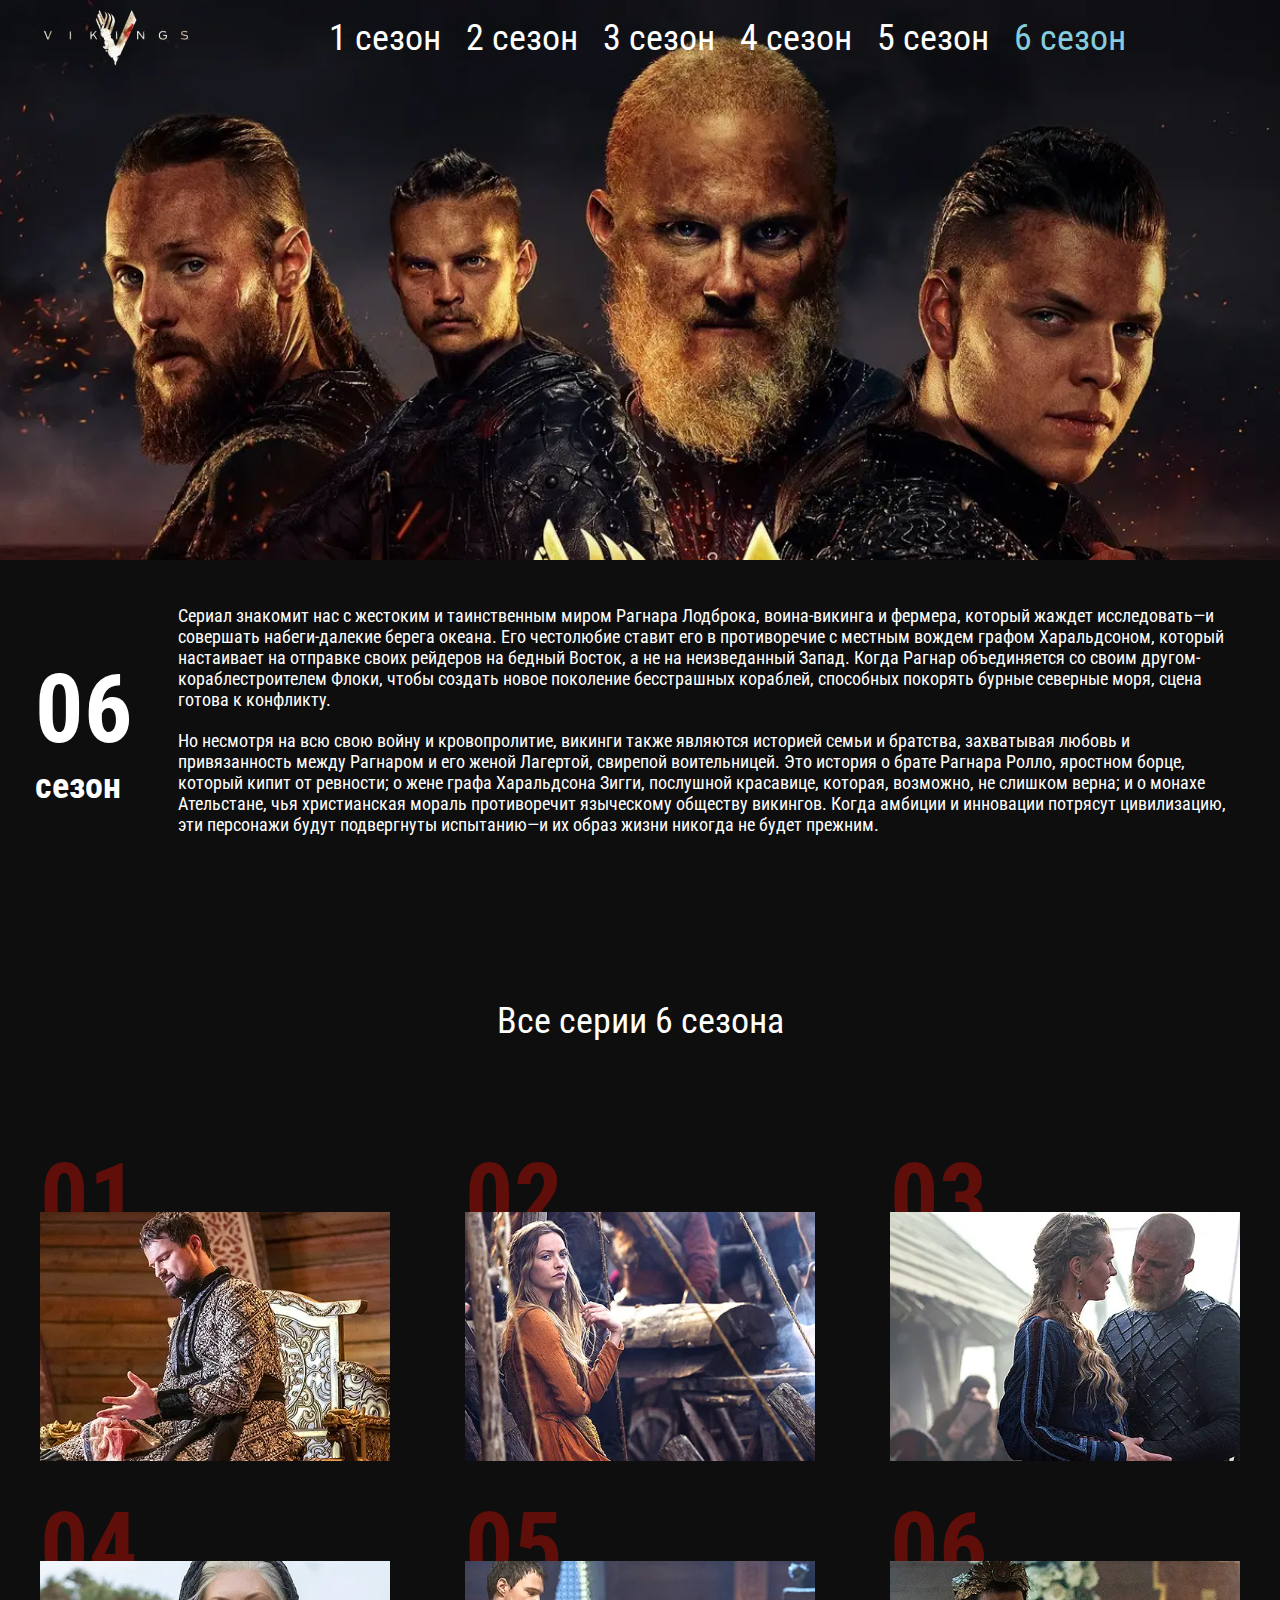
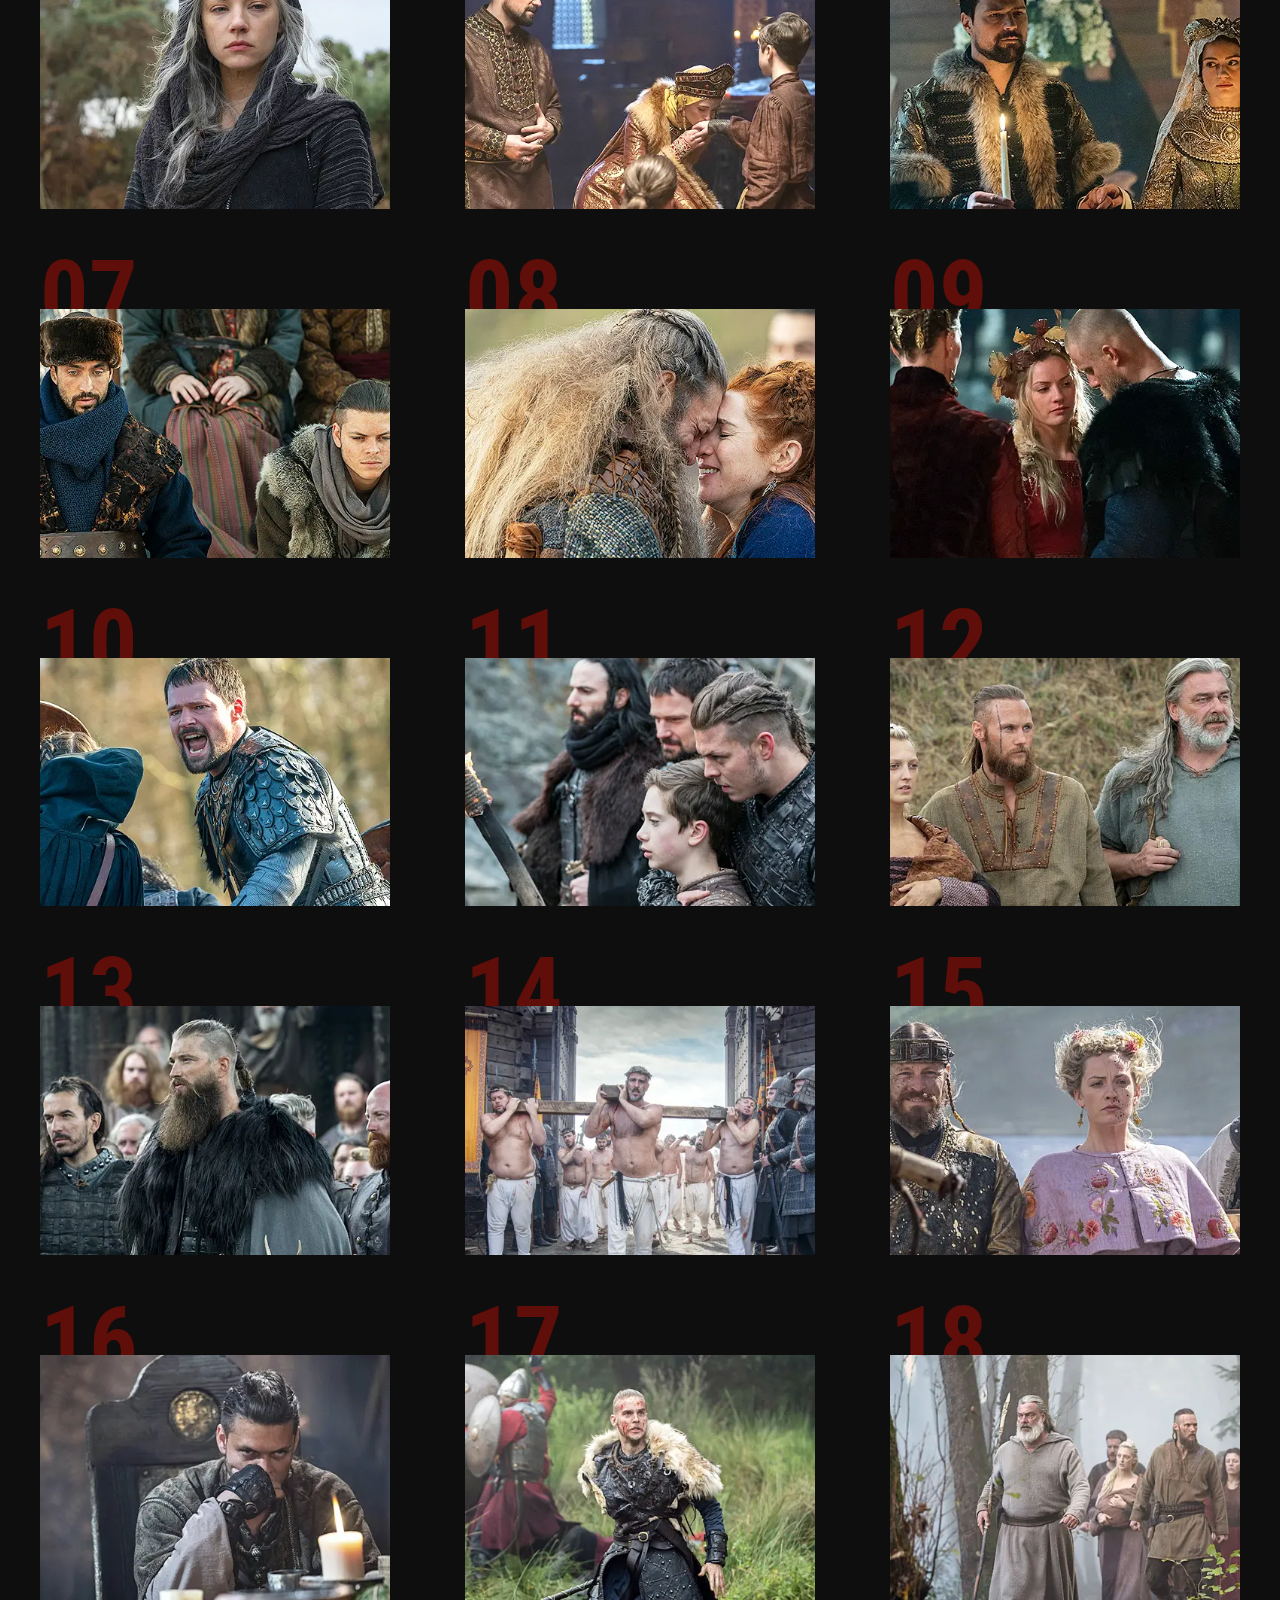
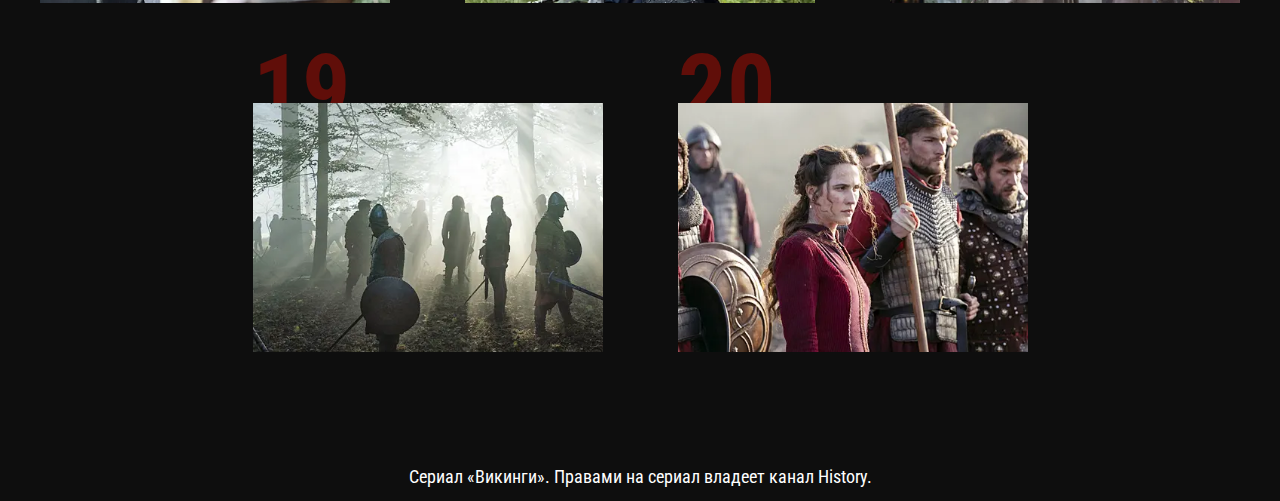
<file: season06.html>
<!DOCTYPE html>
<html lang="ru">

<head>
	<title>Викинги 6-й сезон</title>
	<meta charset="UTF-8">
	<meta name="format-detection" content="telephone=no">
	<!-- <style>body{opacity: 0;}</style> -->
	<link rel="stylesheet" href="css/style.min.css?_v=20220603201153">
	<link rel="shortcut icon" href="favicon.ico">
	<!-- <meta name="robots" content="noindex, nofollow"> -->
	<meta name="viewport" content="width=device-width, initial-scale=1.0">
</head>

<body>
	<div class="wrapper">
		<header class="header header06">
			<div class="header__container">
				<div class="header__body">
					<a href="/index.html" class="header__logo"><picture><source data-srcset="img/logo.webp" type="image/webp"><img data-src="img/logo.png" alt="logo"></picture></a>
					<div class="header__menu menu">
						<button class="menu__icon icon-menu" type="button"><span></span></button>
						<nav class="menu__body">
							<ul class="menu__list">
								<li class="menu__item"><a class="menu__link" href="/season01.html">1 cезон</a></li>
								<li class="menu__item"><a class="menu__link" href="/season02.html">2 cезон</a></li>
								<li class="menu__item"><a class="menu__link" href="/season03.html">3 cезон</a></li>
								<li class="menu__item"><a class="menu__link" href="/season04.html">4 cезон</a></li>
								<li class="menu__item"><a class="menu__link" href="/season05.html">5 cезон</a></li>
								<li class="menu__item"><a class="menu__link menu__link_active" href="/season06.html">6 cезон</a></li>
							</ul>
						</nav>
					</div>
				</div>
				<div class="header01__see">6 cезон</div>
				<div class="header01__info" data-da=".all01__body, 992, 0">
					<div class="header01__info-num">06<span class="header01__info-season">cезон</span></div>
					<div class="header01__info-descr">
						<p class="header01__info-text">Сериал знакомит нас с жестоким и таинственным миром Рагнара Лодброка, воина-викинга
							и фермера, который жаждет
							исследовать—и совершать набеги-далекие берега океана. Его честолюбие ставит его в противоречие с местным вождем
							графом
							Харальдсоном, который настаивает на отправке своих рейдеров на бедный Восток, а не на неизведанный Запад. Когда
							Рагнар
							объединяется со своим другом-кораблестроителем Флоки, чтобы создать новое поколение бесстрашных кораблей,
							способных
							покорять бурные северные моря, сцена готова к конфликту.</p>
						<p class="header01__info-text">Но несмотря на всю свою войну и кровопролитие, викинги также являются историей
							семьи и братства, захватывая любовь и
							привязанность между Рагнаром и его женой Лагертой, свирепой воительницей. Это история о брате Рагнара Ролло,
							яростном
							борце, который кипит от ревности; о жене графа Харальдсона Зигги, послушной красавице, которая, возможно, не
							слишком
							верна; и о монахе Ательстане, чья христианская мораль противоречит языческому обществу викингов. Когда амбиции
							и
							инновации потрясут цивилизацию, эти персонажи будут подвергнуты испытанию—и их образ жизни никогда не будет
							прежним.</p>
					</div>
				</div>
			</div>
		</header>
		<main class="page">
			<section class="all all01">
				<div class="all__container">
					<div class="all__body all01__body">
						<h2 class="all__title all01__title title">Все серии 6 сезона</h2>
						<div class="all__content">
							<div class="all__item">
								<span class="all__num">01</span>
								<a class="all__image all__image-ibg" href="#">
									<picture><source data-srcset="img/season06/01.webp" type="image/webp"><img data-src="img/season06/01.jpg" alt="image"></picture>
									<span class="all__text title">Cмотреть</span>
								</a>
							</div>
							<div class="all__item">
								<span class="all__num">02</span>
								<a class="all__image all__image-ibg" href="#">
									<picture><source data-srcset="img/season06/02.webp" type="image/webp"><img data-src="img/season06/02.jpg" alt="image"></picture>
									<span class="all__text title">Cмотреть</span>
								</a>
							</div>
							<div class="all__item">
								<span class="all__num">03</span>
								<a class="all__image all__image-ibg" href="#">
									<picture><source data-srcset="img/season06/03.webp" type="image/webp"><img data-src="img/season06/03.jpg" alt="image"></picture>
									<span class="all__text title">Cмотреть</span>
								</a>
							</div>
							<div class="all__item">
								<span class="all__num">04</span>
								<a class="all__image all__image-ibg" href="#">
									<picture><source data-srcset="img/season06/04.webp" type="image/webp"><img data-src="img/season06/04.jpg" alt="image"></picture>
									<span class="all__text title">Cмотреть</span>
								</a>
							</div>
							<div class="all__item">
								<span class="all__num">05</span>
								<a class="all__image all__image-ibg" href="#">
									<picture><source data-srcset="img/season06/05.webp" type="image/webp"><img data-src="img/season06/05.jpg" alt="image"></picture>
									<span class="all__text title">Cмотреть</span>
								</a>
							</div>
							<div class="all__item">
								<span class="all__num">06</span>
								<a class="all__image all__image-ibg" href="#">
									<picture><source data-srcset="img/season06/06.webp" type="image/webp"><img data-src="img/season06/06.jpg" alt="image"></picture>
									<span class="all__text title">Cмотреть</span>
								</a>
							</div>
							<div class="all__item">
								<span class="all__num">07</span>
								<a class="all__image all__image-ibg" href="#">
									<picture><source data-srcset="img/season06/07.webp" type="image/webp"><img data-src="img/season06/07.jpg" alt="image"></picture>
									<span class="all__text title">Cмотреть</span>
								</a>
							</div>
							<div class="all__item">
								<span class="all__num">08</span>
								<a class="all__image all__image-ibg" href="#">
									<picture><source data-srcset="img/season06/08.webp" type="image/webp"><img data-src="img/season06/08.jpg" alt="image"></picture>
									<span class="all__text title">Cмотреть</span>
								</a>
							</div>
							<div class="all__item">
								<span class="all__num">09</span>
								<a class="all__image all__image-ibg" href="#">
									<picture><source data-srcset="img/season06/09.webp" type="image/webp"><img data-src="img/season06/09.jpg" alt="image"></picture>
									<span class="all__text title">Cмотреть</span>
								</a>
							</div>
							<div class="all__item">
								<span class="all__num">10</span>
								<a class="all__image all__image-ibg" href="#">
									<picture><source data-srcset="img/season06/10.webp" type="image/webp"><img data-src="img/season06/10.jpg" alt="image"></picture>
									<span class="all__text title">Cмотреть</span>
								</a>
							</div>
							<div class="all__item">
								<span class="all__num">11</span>
								<a class="all__image all__image-ibg" href="#">
									<picture><source data-srcset="img/season06/11.webp" type="image/webp"><img data-src="img/season06/11.jpg" alt="image"></picture>
									<span class="all__text title">Cмотреть</span>
								</a>
							</div>
							<div class="all__item">
								<span class="all__num">12</span>
								<a class="all__image all__image-ibg" href="#">
									<picture><source data-srcset="img/season06/12.webp" type="image/webp"><img data-src="img/season06/12.jpg" alt="image"></picture>
									<span class="all__text title">Cмотреть</span>
								</a>
							</div>
							<div class="all__item">
								<span class="all__num">13</span>
								<a class="all__image all__image-ibg" href="#">
									<picture><source data-srcset="img/season06/13.webp" type="image/webp"><img data-src="img/season06/13.jpg" alt="image"></picture>
									<span class="all__text title">Cмотреть</span>
								</a>
							</div>
							<div class="all__item">
								<span class="all__num">14</span>
								<a class="all__image all__image-ibg" href="#">
									<picture><source data-srcset="img/season06/14.webp" type="image/webp"><img data-src="img/season06/14.jpg" alt="image"></picture>
									<span class="all__text title">Cмотреть</span>
								</a>
							</div>
							<div class="all__item">
								<span class="all__num">15</span>
								<a class="all__image all__image-ibg" href="#">
									<picture><source data-srcset="img/season06/15.webp" type="image/webp"><img data-src="img/season06/15.jpg" alt="image"></picture>
									<span class="all__text title">Cмотреть</span>
								</a>
							</div>
							<div class="all__item">
								<span class="all__num">16</span>
								<a class="all__image all__image-ibg" href="#">
									<picture><source data-srcset="img/season06/16.webp" type="image/webp"><img data-src="img/season06/16.jpg" alt="image"></picture>
									<span class="all__text title">Cмотреть</span>
								</a>
							</div>
							<div class="all__item">
								<span class="all__num">17</span>
								<a class="all__image all__image-ibg" href="#">
									<picture><source data-srcset="img/season06/17.webp" type="image/webp"><img data-src="img/season06/17.jpg" alt="image"></picture>
									<span class="all__text title">Cмотреть</span>
								</a>
							</div>
							<div class="all__item">
								<span class="all__num">18</span>
								<a class="all__image all__image-ibg" href="#">
									<picture><source data-srcset="img/season06/18.webp" type="image/webp"><img data-src="img/season06/18.jpg" alt="image"></picture>
									<span class="all__text title">Cмотреть</span>
								</a>
							</div>
							<div class="all__item">
								<span class="all__num">19</span>
								<a class="all__image all__image-ibg" href="#">
									<picture><source data-srcset="img/season06/19.webp" type="image/webp"><img data-src="img/season06/19.jpg" alt="image"></picture>
									<span class="all__text title">Cмотреть</span>
								</a>
							</div>
							<div class="all__item">
								<span class="all__num">20</span>
								<a class="all__image all__image-ibg" href="#">
									<picture><source data-srcset="img/season06/20.webp" type="image/webp"><img data-src="img/season06/20.jpg" alt="image"></picture>
									<span class="all__text title">Cмотреть</span>
								</a>
							</div>
						</div>
					</div>
				</div>
			</section>
		</main>
		<footer class="footer">
			<div class="footer__container">
				<p class="footer__text">Сериал «Викинги». Правами на сериал владеет канал History.</p>
			</div>
		</footer>
	</div>
	<div id="popup" aria-hidden="true" class="popup" data-youtube="Yw3UCTjOcVw">
		<div class="popup__wrapper">
			<div class="popup__content">
				<div class="popup__btn">
					<button data-close type="button" class="popup__close"><span></span></button>
				</div>
				<div class="popup__text" data-youtube-place>
					<iframe src="https://www.youtube.com/embed/Yw3UCTjOcVw" frameborder="0" allow="accelerometer; autoplay; clipboard-write; encrypted-media; gyroscope; picture-in-picture" allowfullscreen></iframe>
				</div>
			</div>
		</div>
	</div>
	<script src="js/app.min.js?_v=20220603201153"></script>
</body>

</html>
</file>
<file: css/style.min.css>
@charset "UTF-8";@import url(https://fonts.googleapis.com/css?family=Roboto+Condensed:300italic,regular,700&display=swap);*{padding:0;margin:0;border:0}*,:after,:before{-webkit-box-sizing:border-box;box-sizing:border-box}body,html{height:100%;min-width:320px}body{color:#fff;line-height:1;font-family:"Roboto Condensed";font-size:1.125rem;-ms-text-size-adjust:100%;-moz-text-size-adjust:100%;-webkit-text-size-adjust:100%;-webkit-font-smoothing:antialiased;-moz-osx-font-smoothing:grayscale}button,input,textarea{font-family:"Roboto Condensed";font-size:inherit}button{cursor:pointer;color:inherit;background-color:inherit}a{color:inherit}a:link,a:visited{text-decoration:none}a:hover{text-decoration:none}ul li{list-style:none}img{vertical-align:top}h1,h2,h3,h4,h5,h6{font-weight:inherit;font-size:inherit}body{line-height:1.1666666667;background-color:#0e0e0e}.lock body{overflow:hidden;-ms-touch-action:none;touch-action:none}.wrapper{min-height:100%;display:-webkit-box;display:-ms-flexbox;display:flex;-webkit-box-orient:vertical;-webkit-box-direction:normal;-ms-flex-direction:column;flex-direction:column;overflow:hidden}.wrapper>main{-webkit-box-flex:1;-ms-flex:1 1 auto;flex:1 1 auto}.wrapper>*{min-width:0}[class*=__container]{max-width:75rem;-webkit-box-sizing:content-box;box-sizing:content-box;margin:0 auto;padding:0 .9375rem}body::after{content:"";background-color:rgba(0,0,0,.5);position:fixed;width:100%;height:100%;top:0;left:0;opacity:0;-webkit-transition:opacity .8s ease 0s;-o-transition:opacity .8s ease 0s;transition:opacity .8s ease 0s;pointer-events:none;z-index:149}.popup-show body::after{opacity:1}.popup{position:fixed;top:0;left:0;bottom:0;right:0;padding:30px 10px;-webkit-transition:visibility .8s ease 0s;-o-transition:visibility .8s ease 0s;transition:visibility .8s ease 0s;visibility:hidden;pointer-events:none}.popup_show{z-index:150;visibility:visible;overflow:auto;pointer-events:auto}.popup_show .popup__content{visibility:visible;-webkit-transform:scale(1);-ms-transform:scale(1);transform:scale(1)}.popup__wrapper{display:-webkit-box;display:-ms-flexbox;display:flex;-webkit-box-orient:vertical;-webkit-box-direction:normal;-ms-flex-direction:column;flex-direction:column;-webkit-box-align:center;-ms-flex-align:center;align-items:center;min-height:100%;-webkit-box-flex:1;-ms-flex:1 1 auto;flex:1 1 auto;width:100%;display:flex;-webkit-box-pack:center;-ms-flex-pack:center;justify-content:center;align-items:center}.popup__content{visibility:hidden;-webkit-transform:scale(0);-ms-transform:scale(0);transform:scale(0);-webkit-transition:-webkit-transform .3s ease 0s;transition:-webkit-transform .3s ease 0s;-o-transition:transform .3s ease 0s;transition:transform .3s ease 0s;transition:transform .3s ease 0s,-webkit-transform .3s ease 0s;background-color:#eee;padding:20px;width:100%;max-width:900px;border-radius:20px;text-align:right}.lock .popup__content{visibility:visible}[class*=-ibg]{position:relative}[class*=-ibg] img{position:absolute;width:100%;height:100%;top:0;left:0;-o-object-fit:cover;object-fit:cover}[class*=-ibg_contain] img{-o-object-fit:contain;object-fit:contain}.title{font-size:2.25rem;line-height:1.1666666667;text-align:center}.title-blue{font-weight:300;font-style:italic;font-size:4.5rem;line-height:1.1666666667;color:#85ccdc}.popup__text{position:relative;width:100%;padding-bottom:60%}.popup__text iframe{position:absolute;width:100%;height:100%;top:0;left:0;-o-object-fit:cover;object-fit:cover}.popup__btn{display:-webkit-box;display:-ms-flexbox;display:flex;-webkit-box-pack:end;-ms-flex-pack:end;justify-content:flex-end}.popup__close{display:block;position:relative;width:1.875rem;height:1.125rem;cursor:pointer;z-index:5;margin:0 0 .625rem 0;text-align:right}.popup__close span,.popup__close::after,.popup__close::before{content:"";-webkit-transition:all .3s ease 0s;-o-transition:all .3s ease 0s;transition:all .3s ease 0s;right:0;position:absolute;width:100%;height:.125rem;background-color:#0e0e0e}.popup__close span{width:0}.popup__close::before{top:calc(50% - .0625rem);-webkit-transform:rotate(-45deg);-ms-transform:rotate(-45deg);transform:rotate(-45deg)}.popup__close::after{bottom:calc(50% - .0625rem);-webkit-transform:rotate(45deg);-ms-transform:rotate(45deg);transform:rotate(45deg)}.no-webp .header{background-image:url(../img/bg.png)}.header{height:100vh;background-repeat:no-repeat;background-size:cover;background-position:center top;position:relative}.header__body{display:-webkit-box;display:-ms-flexbox;display:flex;-webkit-box-align:center;-ms-flex-align:center;align-items:center;padding:.625rem 0 0 0}.header__logo{margin:0 8.4375rem 0 0;position:relative;z-index:5}.menu__icon{display:none}.menu__list{display:-webkit-box;display:-ms-flexbox;display:flex}.menu__item:not(:last-child){margin:0 1.5625rem 0 0}.menu__link{line-height:1.1666666667}@supports (font-size:clamp(1.5rem ,1.2362637363rem + 1.3186813187vw ,2.25rem)){.menu__link{font-size:clamp(1.5rem ,1.2362637363rem + 1.3186813187vw ,2.25rem)}}@supports not (font-size:clamp(1.5rem ,1.2362637363rem + 1.3186813187vw ,2.25rem)){.menu__link{font-size:calc(1.5rem + .75 * (100vw - 20rem)/ 56.875)}}.menu__link_active{color:#85ccdc;text-decoration:underline}.icon-menu{display:none}@supports (padding-top:clamp(1.875rem ,0.3365384615rem + 7.6923076923vw ,6.25rem)){.intro{padding-top:clamp(1.875rem ,.3365384615rem + 7.6923076923vw ,6.25rem)}}@supports not (padding-top:clamp(1.875rem ,0.3365384615rem + 7.6923076923vw ,6.25rem)){.intro{padding-top:calc(1.875rem + 4.375 * (100vw - 20rem)/ 56.875)}}@supports (padding-bottom:clamp(1.875rem ,0.3365384615rem + 7.6923076923vw ,6.25rem)){.intro{padding-bottom:clamp(1.875rem ,.3365384615rem + 7.6923076923vw ,6.25rem)}}@supports not (padding-bottom:clamp(1.875rem ,0.3365384615rem + 7.6923076923vw ,6.25rem)){.intro{padding-bottom:calc(1.875rem + 4.375 * (100vw - 20rem)/ 56.875)}}@supports (margin-bottom:clamp(1.875rem ,0.3365384615rem + 7.6923076923vw ,6.25rem)){.intro__title{margin-bottom:clamp(1.875rem ,.3365384615rem + 7.6923076923vw ,6.25rem)}}@supports not (margin-bottom:clamp(1.875rem ,0.3365384615rem + 7.6923076923vw ,6.25rem)){.intro__title{margin-bottom:calc(1.875rem + 4.375 * (100vw - 20rem)/ 56.875)}}.intro__inner{display:-webkit-box;display:-ms-flexbox;display:flex;-webkit-box-pack:justify;-ms-flex-pack:justify;justify-content:space-between}.intro__info{margin:0 1.875rem 0 0}.intro__item:not(:last-child){margin:0 0 1.875rem 0}.intro__item-title{font-weight:700}.intro__item-title:not(:last-child){margin:0 0 .3125rem 0}.intro__descr{max-width:48.4375rem;width:100%}.intro__descr-text:not(:last-child){margin:0 0 1.875rem 0}.no-webp .trailer{background-image:url(../img/trailer-bg.jpg)}.trailer{height:100vh;background-repeat:no-repeat;background-size:cover;background-position:center center}.trailer__body{margin-left:50%;padding-top:30vh;-webkit-box-orient:vertical;-webkit-box-direction:normal;-ms-flex-direction:column;flex-direction:column}.trailer__inner{margin-bottom:1.25rem}.trailer__title{margin:0 0 1.25rem 0}@supports (font-size:clamp(1.875rem ,0.9519230769rem + 4.6153846154vw ,4.5rem)){.trailer__title{font-size:clamp(1.875rem ,.9519230769rem + 4.6153846154vw ,4.5rem)}}@supports not (font-size:clamp(1.875rem ,0.9519230769rem + 4.6153846154vw ,4.5rem)){.trailer__title{font-size:calc(1.875rem + 2.625 * (100vw - 20rem)/ 56.875)}}.trailer__title2{text-align:right}@supports (font-size:clamp(1.875rem ,0.9519230769rem + 4.6153846154vw ,4.5rem)){.trailer__title2{font-size:clamp(1.875rem ,.9519230769rem + 4.6153846154vw ,4.5rem)}}@supports not (font-size:clamp(1.875rem ,0.9519230769rem + 4.6153846154vw ,4.5rem)){.trailer__title2{font-size:calc(1.875rem + 2.625 * (100vw - 20rem)/ 56.875)}}.trailer__play{display:-webkit-box;display:-ms-flexbox;display:flex;-webkit-box-align:center;-ms-flex-align:center;align-items:center}.trailer__btn{margin:0 .9375rem 0 0}@supports (padding-top:clamp(3.125rem ,2.0260989011rem + 5.4945054945vw ,6.25rem)){.all{padding-top:clamp(3.125rem ,2.0260989011rem + 5.4945054945vw ,6.25rem)}}@supports not (padding-top:clamp(3.125rem ,2.0260989011rem + 5.4945054945vw ,6.25rem)){.all{padding-top:calc(3.125rem + 3.125 * (100vw - 20rem)/ 56.875)}}@supports (padding-bottom:clamp(3.125rem ,2.0260989011rem + 5.4945054945vw ,6.25rem)){.all{padding-bottom:clamp(3.125rem ,2.0260989011rem + 5.4945054945vw ,6.25rem)}}@supports not (padding-bottom:clamp(3.125rem ,2.0260989011rem + 5.4945054945vw ,6.25rem)){.all{padding-bottom:calc(3.125rem + 3.125 * (100vw - 20rem)/ 56.875)}}@supports (margin-bottom:clamp(6.25rem ,4.7115384615rem + 7.6923076923vw ,10.625rem)){.all__title{margin-bottom:clamp(6.25rem ,4.7115384615rem + 7.6923076923vw ,10.625rem)}}@supports not (margin-bottom:clamp(6.25rem ,4.7115384615rem + 7.6923076923vw ,10.625rem)){.all__title{margin-bottom:calc(6.25rem + 4.375 * (100vw - 20rem)/ 56.875)}}.all__content{display:-webkit-box;display:-ms-flexbox;display:flex;-webkit-box-pack:center;-ms-flex-pack:center;justify-content:center;-ms-flex-wrap:wrap;flex-wrap:wrap;-webkit-column-gap:4.6875rem;-moz-column-gap:4.6875rem;column-gap:4.6875rem;row-gap:6.25rem}.all__item{max-width:21.875rem;width:100%;display:-webkit-box;display:-ms-flexbox;display:flex;-webkit-box-orient:vertical;-webkit-box-direction:normal;-ms-flex-direction:column;flex-direction:column;position:relative}.all__num{color:#600e09;font-weight:700;font-size:6rem;line-height:1.1666666667;position:absolute;left:0;top:-4.375rem}.all__image{padding-bottom:71%;position:relative}.all__image::after{content:"";position:absolute;width:100%;height:100%;background-color:rgba(14,14,14,.8);top:0;left:0;z-index:1;display:none}.all__text{position:absolute;padding:.75rem 5.0625rem;background-color:#0e0e0e;top:50%;left:50%;-webkit-transform:translate(-50%,-50%);-ms-transform:translate(-50%,-50%);transform:translate(-50%,-50%);z-index:2;display:none}@supports (padding-top:clamp(3.125rem ,2.0260989011rem + 5.4945054945vw ,6.25rem)){.actors{padding-top:clamp(3.125rem ,2.0260989011rem + 5.4945054945vw ,6.25rem)}}@supports not (padding-top:clamp(3.125rem ,2.0260989011rem + 5.4945054945vw ,6.25rem)){.actors{padding-top:calc(3.125rem + 3.125 * (100vw - 20rem)/ 56.875)}}@supports (padding-bottom:clamp(3.125rem ,2.0260989011rem + 5.4945054945vw ,6.25rem)){.actors{padding-bottom:clamp(3.125rem ,2.0260989011rem + 5.4945054945vw ,6.25rem)}}@supports not (padding-bottom:clamp(3.125rem ,2.0260989011rem + 5.4945054945vw ,6.25rem)){.actors{padding-bottom:calc(3.125rem + 3.125 * (100vw - 20rem)/ 56.875)}}@supports (margin-bottom:clamp(3.125rem ,2.0260989011rem + 5.4945054945vw ,6.25rem)){.actors__title{margin-bottom:clamp(3.125rem ,2.0260989011rem + 5.4945054945vw ,6.25rem)}}@supports not (margin-bottom:clamp(3.125rem ,2.0260989011rem + 5.4945054945vw ,6.25rem)){.actors__title{margin-bottom:calc(3.125rem + 3.125 * (100vw - 20rem)/ 56.875)}}.actors__slider{position:relative}.actors__slide{display:-webkit-box;display:-ms-flexbox;display:flex;-webkit-column-gap:4.6875rem;-moz-column-gap:4.6875rem;column-gap:4.6875rem}.actors__slide-image{max-width:48.4375rem;width:100%}.actors__image{padding-bottom:57%}.actors__slide-info{max-width:21.875rem;max-height:17.1875rem;overflow:hidden}@supports (font-size:clamp(2.5rem ,1.7967032967rem + 3.5164835165vw ,4.5rem)){.actors__slide-title{font-size:clamp(2.5rem ,1.7967032967rem + 3.5164835165vw ,4.5rem)}}@supports not (font-size:clamp(2.5rem ,1.7967032967rem + 3.5164835165vw ,4.5rem)){.actors__slide-title{font-size:calc(2.5rem + 2 * (100vw - 20rem)/ 56.875)}}@supports (margin-bottom:clamp(1.5625rem ,1.1229395604rem + 2.1978021978vw ,2.8125rem)){.actors__slide-title{margin-bottom:clamp(1.5625rem ,1.1229395604rem + 2.1978021978vw ,2.8125rem)}}@supports not (margin-bottom:clamp(1.5625rem ,1.1229395604rem + 2.1978021978vw ,2.8125rem)){.actors__slide-title{margin-bottom:calc(1.5625rem + 1.25 * (100vw - 20rem)/ 56.875)}}.actors__slide-text:not(:last-child){margin:0 0 1.5625rem 0}.swiper-button-next,.swiper-button-prev{position:absolute;top:50%}.swiper-button-prev{left:2.1875rem}.swiper-button-next{right:28.75rem}.no-webp .header01{background-image:url(../img/season01/bg01.jpg)}.header01__see{line-height:1.1666666667;color:#85ccdc;font-weight:700;position:absolute;top:50%;left:50%;-webkit-transform:translate(-50%,-50%);-ms-transform:translate(-50%,-50%);transform:translate(-50%,-50%)}@supports (font-size:clamp(2.25rem ,0.9313186813rem + 6.5934065934vw ,6rem)){.header01__see{font-size:clamp(2.25rem ,.9313186813rem + 6.5934065934vw ,6rem)}}@supports not (font-size:clamp(2.25rem ,0.9313186813rem + 6.5934065934vw ,6rem)){.header01__see{font-size:calc(2.25rem + 3.75 * (100vw - 20rem)/ 56.875)}}.header01__info{display:-webkit-box;display:-ms-flexbox;display:flex;-webkit-column-gap:2.8125rem;-moz-column-gap:2.8125rem;column-gap:2.8125rem;-webkit-box-align:center;-ms-flex-align:center;align-items:center;-webkit-box-pack:center;-ms-flex-pack:center;justify-content:center;position:absolute;bottom:0;right:0;left:0;margin:0 auto;max-width:87.5rem;width:100%;background-color:#0e0e0e;padding:2.8125rem 2.1875rem}.header01__info-num{display:-webkit-box;display:-ms-flexbox;display:flex;-webkit-box-orient:vertical;-webkit-box-direction:normal;-ms-flex-direction:column;flex-direction:column;font-size:6rem;line-height:1.1666666667;font-weight:700}.header01__info-season{font-size:2.25rem;line-height:1.1666666667}.header01__info-text{margin:0 0 1.25rem 0}.no-webp .header02{background-image:url(../img/season02/bg02.jpg)}.no-webp .header03{background-image:url(../img/season03/bg03.jpg)}.no-webp .header04{background-image:url(../img/season04/bg04.jpg)}.no-webp .header05{background-image:url(../img/season05/bg05.jpg)}.no-webp .header06{background-image:url(../img/season06/bg06.jpg)}.footer__text{padding:.875rem 0;text-align:center}.swiper{overflow:hidden}.swiper-wrapper{width:100%;height:100%;-webkit-box-sizing:content-box;box-sizing:content-box;display:-webkit-box;display:-ms-flexbox;display:flex;position:relative}.swiper-vertical .swiper-wrapper{-webkit-box-orient:vertical;-webkit-box-direction:normal;-ms-flex-direction:column;flex-direction:column}.swiper-autoheight .swiper-wrapper{-webkit-box-align:start;-ms-flex-align:start;align-items:flex-start}.swiper-initialized .swiper-slide{-ms-flex-negative:0;flex-shrink:0}.swiper-android .swiper-slide,.swiper-android .swiper-wrapper{-webkit-transform:translate3d(0,0,0);transform:translate3d(0,0,0)}.swiper-button-lock{display:none!important}@media (min-width:61.99875em){.header01__see{display:none}}@media (max-width:520px){.trailer__play{-webkit-box-orient:vertical;-webkit-box-direction:normal;-ms-flex-direction:column;flex-direction:column;-webkit-box-align:start;-ms-flex-align:start;align-items:flex-start;row-gap:1.25rem}}@media (max-width:76.875em){.header__body{-webkit-box-pack:justify;-ms-flex-pack:justify;justify-content:space-between}.header__logo{margin:0}}@media (max-width:61.99875em){.menu__body{position:fixed;width:100%;height:100%;top:0;left:-100%;overflow:auto;background-color:rgba(14,14,14,.8);padding:4.375rem 0 0 0;z-index:3;-webkit-transition:left .5s ease 0s;-o-transition:left .5s ease 0s;transition:left .5s ease 0s}.menu__body::before{content:"";position:fixed;width:100%;top:0;left:0;height:4.375rem;z-index:2}.menu-open .menu__body{left:0}.menu__list{-webkit-box-orient:vertical;-webkit-box-direction:normal;-ms-flex-direction:column;flex-direction:column;-webkit-box-align:center;-ms-flex-align:center;align-items:center}.menu__item:not(:last-child){margin:0 0 1.25rem 0}.icon-menu{display:block;position:relative;width:1.875rem;height:1.125rem;cursor:pointer;z-index:5}.icon-menu span,.icon-menu::after,.icon-menu::before{content:"";-webkit-transition:all .3s ease 0s;-o-transition:all .3s ease 0s;transition:all .3s ease 0s;right:0;position:absolute;width:100%;height:.125rem;background-color:#fff}.icon-menu::before{top:0}.icon-menu::after{bottom:0}.icon-menu span{top:calc(50% - .0625rem)}.menu-open .icon-menu span{width:0}.menu-open .icon-menu::before{top:calc(50% - .0625rem);-webkit-transform:rotate(-45deg);-ms-transform:rotate(-45deg);transform:rotate(-45deg)}.menu-open .icon-menu::after{bottom:calc(50% - .0625rem);-webkit-transform:rotate(45deg);-ms-transform:rotate(45deg);transform:rotate(45deg)}.intro__inner{-webkit-box-orient:vertical;-webkit-box-direction:normal;-ms-flex-direction:column;flex-direction:column}.intro__info{display:-webkit-box;display:-ms-flexbox;display:flex;-webkit-box-pack:justify;-ms-flex-pack:justify;justify-content:space-between;-ms-flex-wrap:wrap;flex-wrap:wrap;-webkit-column-gap:1.875rem;-moz-column-gap:1.875rem;column-gap:1.875rem;row-gap:.9375rem;margin:0}.intro__item:not(:last-child){margin:0}.intro__item:last-child{margin:0 0 1.875rem 0}.intro__descr{max-width:100%}.all__content{-webkit-column-gap:1.875rem;-moz-column-gap:1.875rem;column-gap:1.875rem}.actors__slide{-webkit-box-orient:vertical;-webkit-box-direction:normal;-ms-flex-direction:column;flex-direction:column;-webkit-box-align:center;-ms-flex-align:center;align-items:center}.actors__slide-image{margin:0 0 1.875rem 0}.actors__slide-info{max-width:100%;max-height:100%;overflow:visible}.swiper-button-next,.swiper-button-prev{display:none}.header01__info{position:relative}}@media (max-width:47.99875em){.all__content{-webkit-column-gap:.625rem;-moz-column-gap:.625rem;column-gap:.625rem}.header01__info{-webkit-box-orient:vertical;-webkit-box-direction:normal;-ms-flex-direction:column;flex-direction:column;-webkit-box-align:start;-ms-flex-align:start;align-items:flex-start;padding:0}.header01__info-num{-webkit-box-orient:horizontal;-webkit-box-direction:normal;-ms-flex-direction:row;flex-direction:row;font-size:2.25rem}.header01__info-season{margin:0 0 0 .9375rem}}@media (max-width:29.99875em){.intro__info{-webkit-box-orient:vertical;-webkit-box-direction:normal;-ms-flex-direction:column;flex-direction:column}}@media (any-hover:hover){.popup__close:hover{-webkit-animation:rotate-scale-up .65s linear both;animation:rotate-scale-up .65s linear both}@-webkit-keyframes rotate-scale-up{0%{-webkit-transform:scale(1) rotateZ(0);transform:scale(1) rotateZ(0)}50%{-webkit-transform:scale(2) rotateZ(180deg);transform:scale(2) rotateZ(180deg)}100%{-webkit-transform:scale(1) rotateZ(360deg);transform:scale(1) rotateZ(360deg)}}@keyframes rotate-scale-up{0%{-webkit-transform:scale(1) rotateZ(0);transform:scale(1) rotateZ(0)}50%{-webkit-transform:scale(2) rotateZ(180deg);transform:scale(2) rotateZ(180deg)}100%{-webkit-transform:scale(1) rotateZ(360deg);transform:scale(1) rotateZ(360deg)}}.menu__link{-webkit-transition:all .5s ease 0s;-o-transition:all .5s ease 0s;transition:all .5s ease 0s}.menu__link:hover{color:#85ccdc;text-decoration:underline}.all__image{-webkit-transition:all .5s ease 0s;-o-transition:all .5s ease 0s;transition:all .5s ease 0s}.all__image:hover::after{display:block}.all__image:hover .all__text{display:block}}.webp .header{background-image:url(../img/bg.webp)}.webp .trailer{background-image:url(../img/trailer-bg.webp)}.webp .header01{background-image:url(../img/season01/bg01.webp)}.webp .header02{background-image:url(../img/season02/bg02.webp)}.webp .header03{background-image:url(../img/season03/bg03.webp)}.webp .header04{background-image:url(../img/season04/bg04.webp)}.webp .header05{background-image:url(../img/season05/bg05.webp)}.webp .header06{background-image:url(../img/season06/bg06.webp)}
</file>
